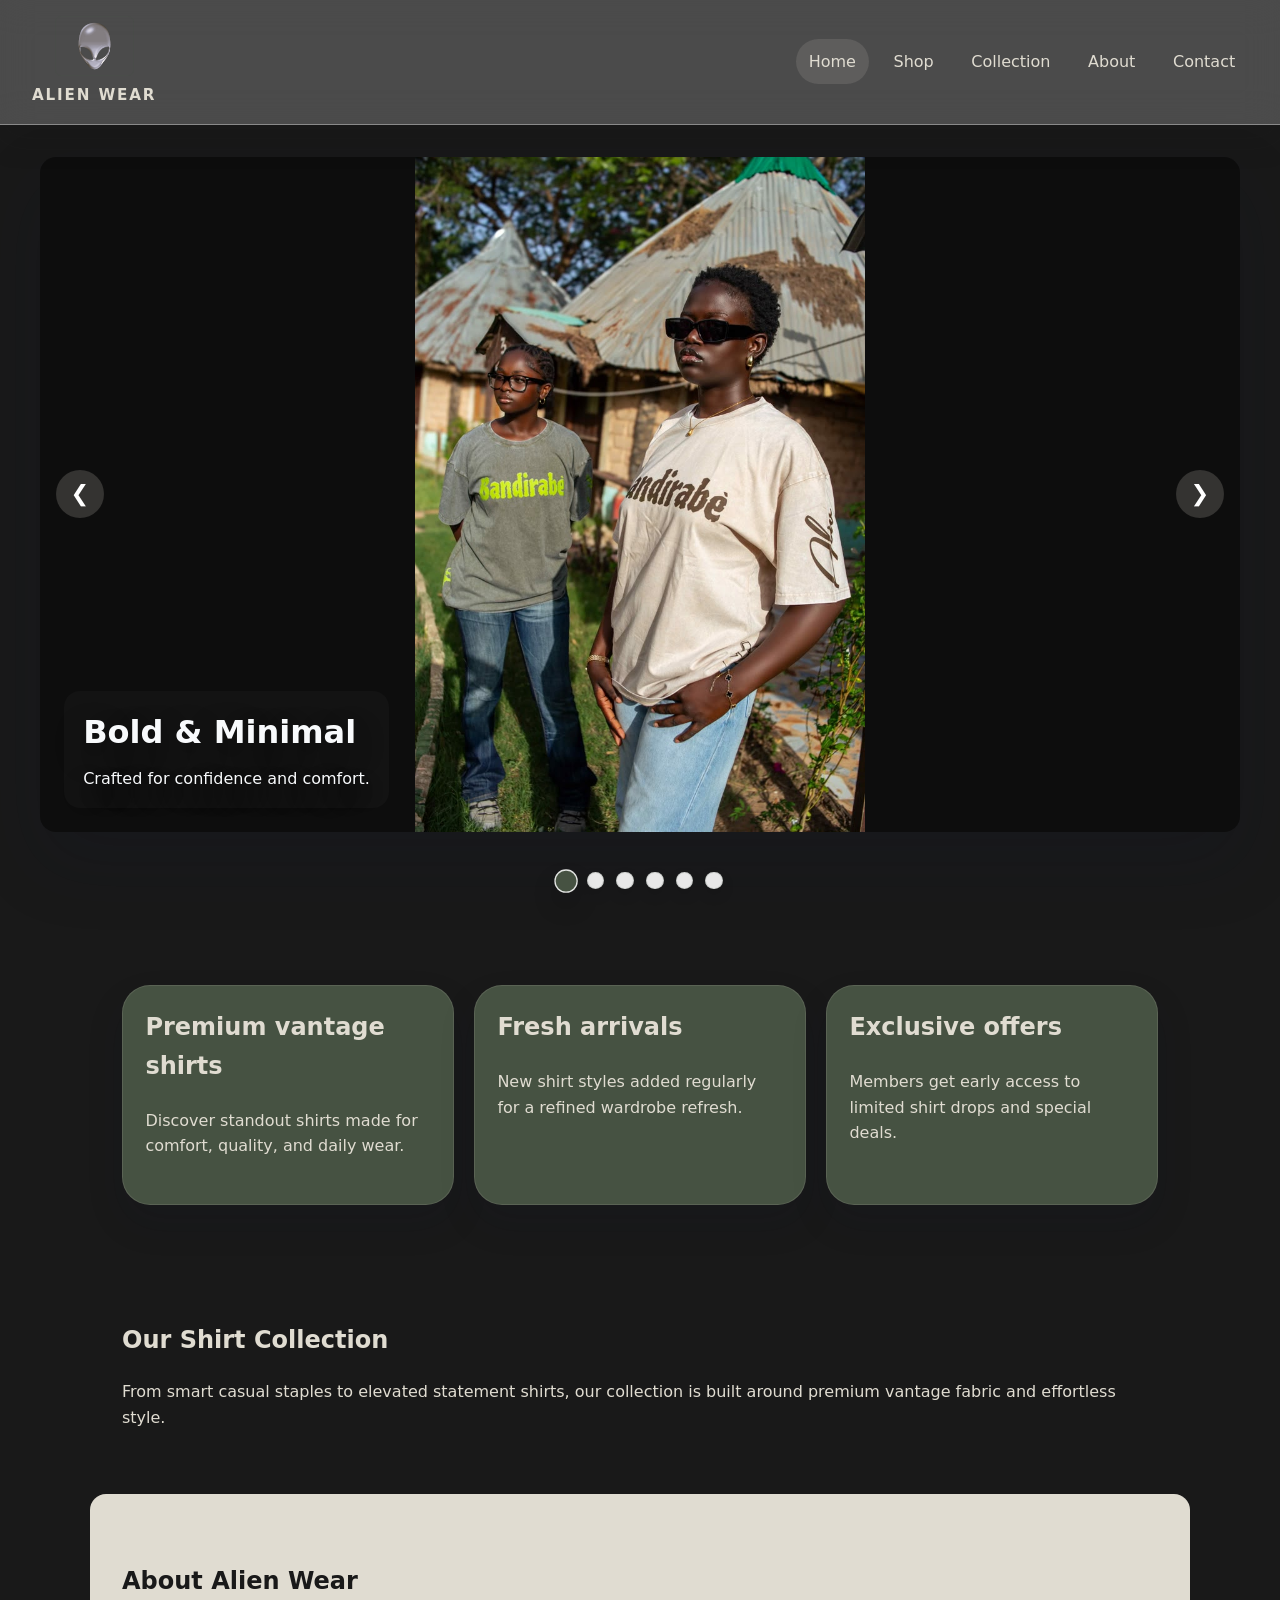
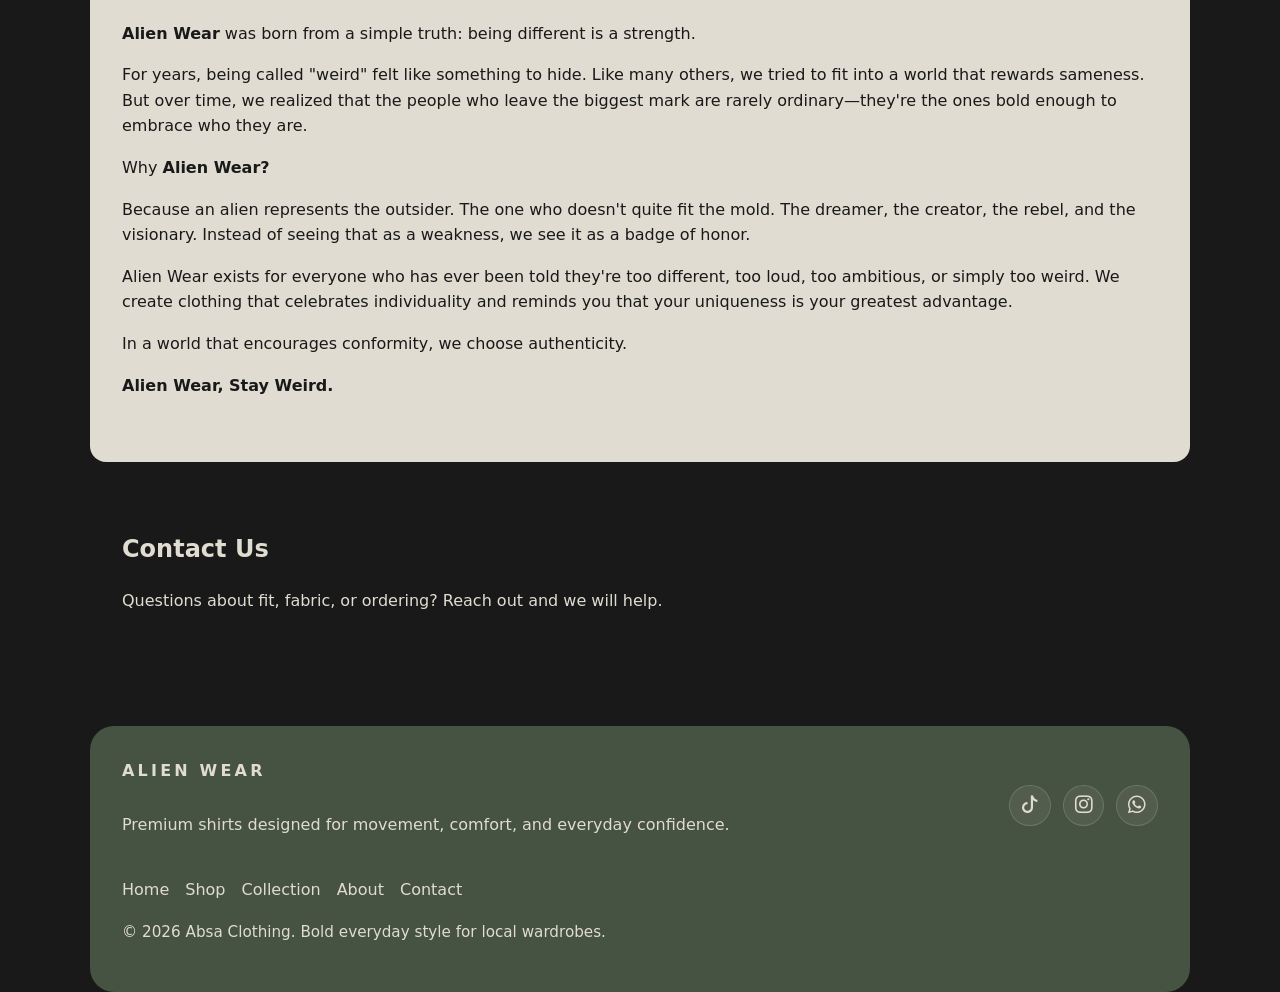
<file: index.html>
<!doctype html>
<html lang="en">
  <head>
    <meta charset="UTF-8" />
    <meta name="viewport" content="width=device-width, initial-scale=1.0" />
    <title>Absa Clothing</title>
    <link
      rel="stylesheet"
      href="https://cdn.jsdelivr.net/npm/bootstrap-icons@1.11.3/font/bootstrap-icons.min.css"
    />
    <link rel="stylesheet" href="style.css" />
  </head>
  <body>
    <header class="site-header">
      <button
        class="nav-toggle"
        type="button"
        aria-expanded="false"
        aria-label="Toggle navigation"
      >
        <span></span>
        <span></span>
        <span></span>
      </button>
      <a href="index.html" class="brand">
        <img src="New folder/Unoriginal logo 2.png" alt="Alien Wear logo" />
        <span class="brand-text">Alien Wear</span>
      </a>
      <nav class="main-nav">
        <a href="index.html" class="active">Home</a>
        <a href="shop.html">Shop</a>
        <a href="collection.html">Collection</a>
        <a href="about.html">About</a>
        <a href="contact.html">Contact</a>
      </nav>
    </header>

    <main>
      <section id="home" class="hero">
        <div class="slideshow-container">
          <div class="slide fade">
            <img
              src="New folder/WhatsApp Image 2026-07-08 at 7.24.47 PM.jpeg"
              alt="Urban Style"
            />
            <div class="slide-caption">
              <h2>Bold & Minimal</h2>
              <p>Crafted for confidence and comfort.</p>
            </div>
          </div>
          <div class="slide fade">
            <img
              src="New folder/WhatsApp Image 2026-07-08 at 7.24.48 PM.jpeg"
              alt="Casual Wear"
            />
            <div class="slide-caption">
              <h2>Everyday shirts</h2>
              <p>Premium vantage comfort with a polished finish.</p>
            </div>
          </div>
          <div class="slide fade">
            <img
              src="New folder/WhatsApp Image 2026-07-08 at 7.24.51 PM.jpeg"
              alt="Streetwear"
            />
            <div class="slide-caption">
              <h2>Smart shirt styling</h2>
              <p>Stand out with refined details and clean lines.</p>
            </div>
          </div>
          <div class="slide fade">
            <img
              src="New folder/WhatsApp Image 2026-07-08 at 7.24.55 PM.jpeg"
              alt="Minimal Collection"
            />
            <div class="slide-caption">
              <h2>Minimal shirts</h2>
              <p>Clean lines and premium vantage fits.</p>
            </div>
          </div>
          <div class="slide fade">
            <img
              src="New folder/WhatsApp Image 2026-07-08 at 7.25.10 PM.jpeg"
              alt="Active Looks"
            />
            <div class="slide-caption">
              <h2>Comfort-first shirts</h2>
              <p>Designed to move with you all day.</p>
            </div>
          </div>
          <div class="slide fade">
            <img
              src="New folder/WhatsApp Image 2026-07-08 at 7.25.09 PM (2).jpeg"
              alt="Limited Edition"
            />
            <div class="slide-caption">
              <h2>Limited edition</h2>
              <p>Exclusive drops for standout shirt collections.</p>
            </div>
          </div>

          <a class="prev">&#10094;</a>
          <a class="next">&#10095;</a>
        </div>

        <div class="slide-dots">
          <span class="dot active" data-slide="1"></span>
          <span class="dot" data-slide="2"></span>
          <span class="dot" data-slide="3"></span>
          <span class="dot" data-slide="4"></span>
          <span class="dot" data-slide="5"></span>
          <span class="dot" data-slide="6"></span>
        </div>
      </section>

      <section id="shop" class="section feature-grid">
        <article>
          <h2>Premium vantage shirts</h2>
          <p>
            Discover standout shirts made for comfort, quality, and daily wear.
          </p>
        </article>
        <article>
          <h2>Fresh arrivals</h2>
          <p>
            New shirt styles added regularly for a refined wardrobe refresh.
          </p>
        </article>
        <article>
          <h2>Exclusive offers</h2>
          <p>
            Members get early access to limited shirt drops and special deals.
          </p>
        </article>
      </section>

      <section id="collection" class="section">
        <h2>Our Shirt Collection</h2>
        <p>
          From smart casual staples to elevated statement shirts, our collection
          is built around premium vantage fabric and effortless style.
        </p>
      </section>

      <section id="about" class="section alternate">
        <h2>About Alien Wear</h2>
        <p>
          <b>Alien Wear</b> was born from a simple truth: being different is a
          strength.
        </p>
        <p>
          For years, being called "weird" felt like something to hide. Like many
          others, we tried to fit into a world that rewards sameness. But over
          time, we realized that the people who leave the biggest mark are
          rarely ordinary—they're the ones bold enough to embrace who they are.
        </p>
        <p>Why <b>Alien Wear?</b></p>
        <p>
          Because an alien represents the outsider. The one who doesn't quite
          fit the mold. The dreamer, the creator, the rebel, and the visionary.
          Instead of seeing that as a weakness, we see it as a badge of honor.
        </p>
        <p>
          Alien Wear exists for everyone who has ever been told they're too
          different, too loud, too ambitious, or simply too weird. We create
          clothing that celebrates individuality and reminds you that your
          uniqueness is your greatest advantage.
        </p>
        <p>In a world that encourages conformity, we choose authenticity.</p>
        <p><b>Alien Wear, Stay Weird.</b></p>
      </section>

      <section id="contact" class="section">
        <h2>Contact Us</h2>
        <p>
          Questions about fit, fabric, or ordering? Reach out and we will help.
        </p>
      </section>
    </main>

    <footer class="site-footer">
      <div class="site-footer-row">
        <div class="site-footer-inner">
          <p class="footer-brand">Alien Wear</p>
          <p>
            Premium shirts designed for movement, comfort, and everyday
            confidence.
          </p>
        </div>

        <div class="footer-socials" aria-label="Social media links">
          <a href="#" class="social-link" aria-label="TikTok">
            <i class="bi bi-tiktok"></i>
          </a>
          <a href="#" class="social-link" aria-label="Instagram">
            <i class="bi bi-instagram"></i>
          </a>
          <a href="#" class="social-link" aria-label="WhatsApp">
            <i class="bi bi-whatsapp"></i>
          </a>
        </div>
      </div>

      <div class="footer-links">
        <a href="index.html">Home</a>
        <a href="shop.html">Shop</a>
        <a href="collection.html">Collection</a>
        <a href="about.html">About</a>
        <a href="contact.html">Contact</a>
      </div>
      <p class="footer-note">
        &copy; 2026 Absa Clothing. Bold everyday style for local wardrobes.
      </p>
    </footer>

    <script src="script.js"></script>
  </body>
</html>
</file>
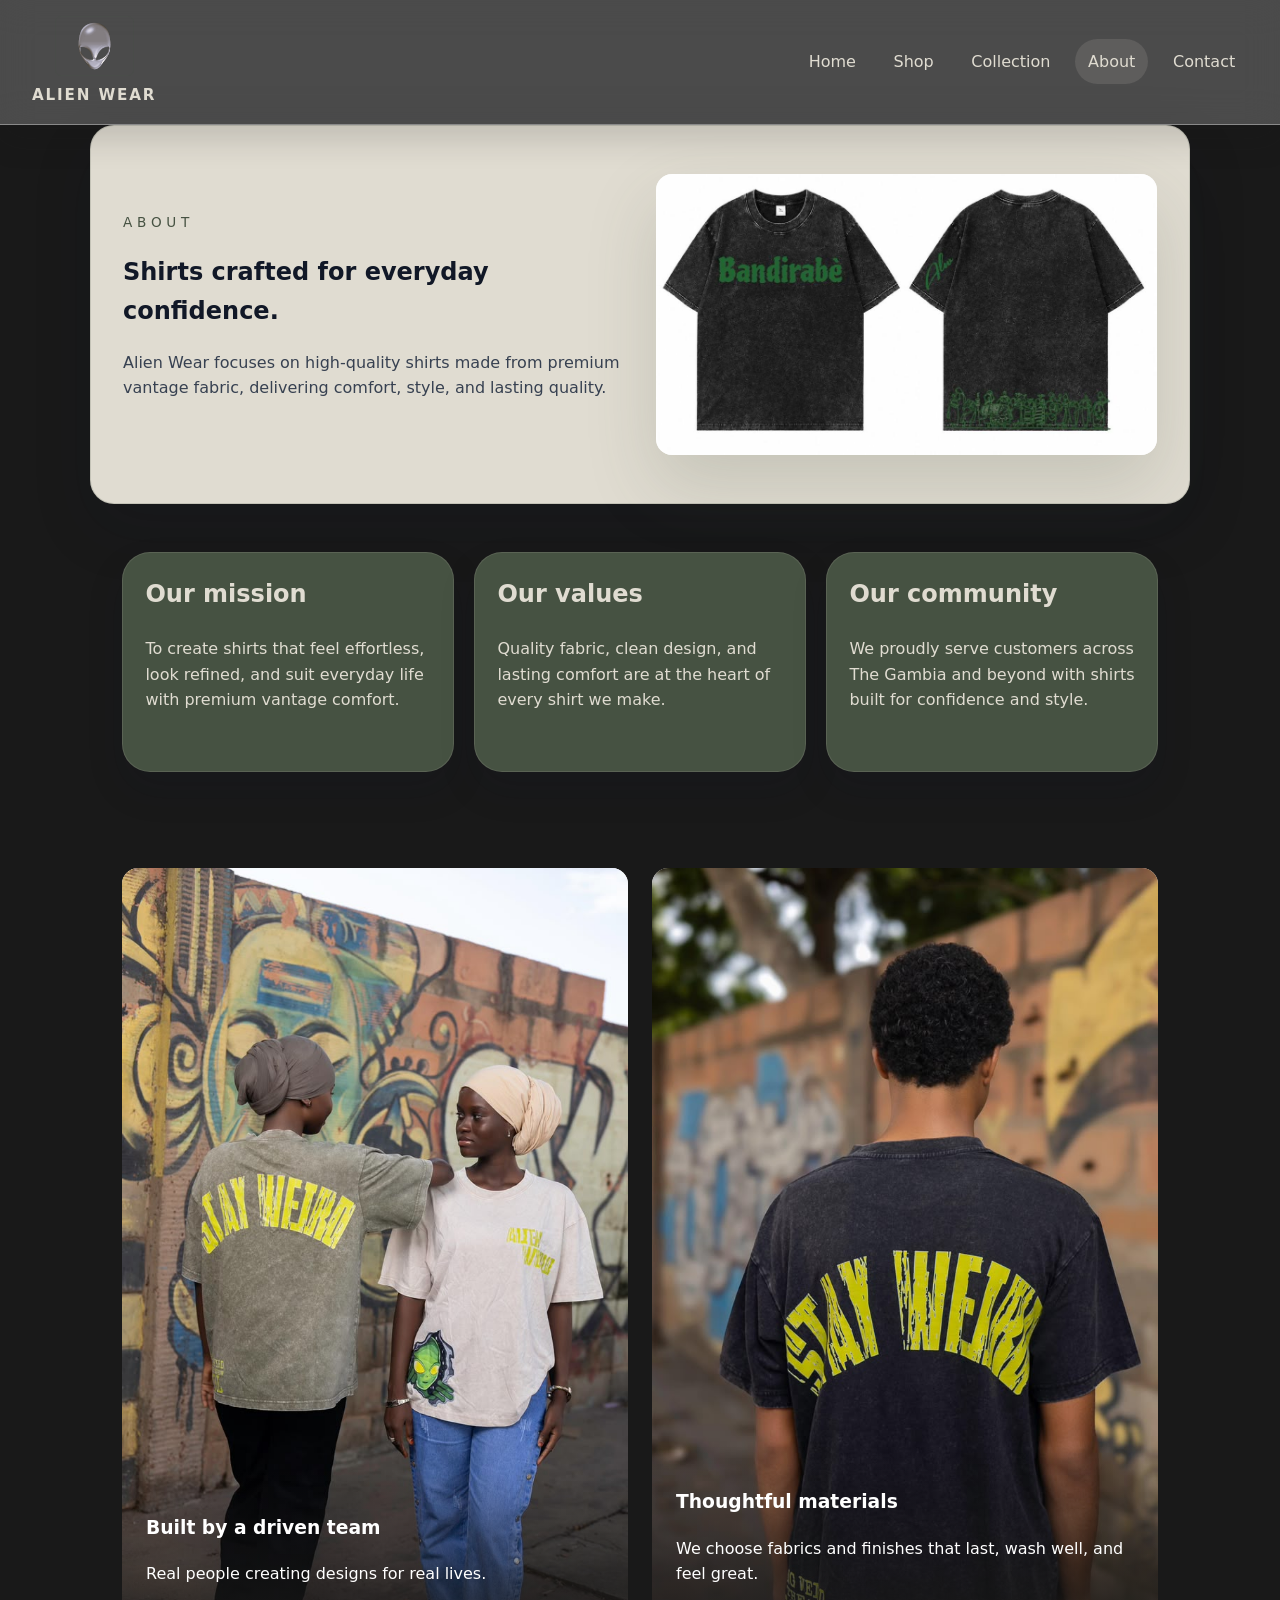
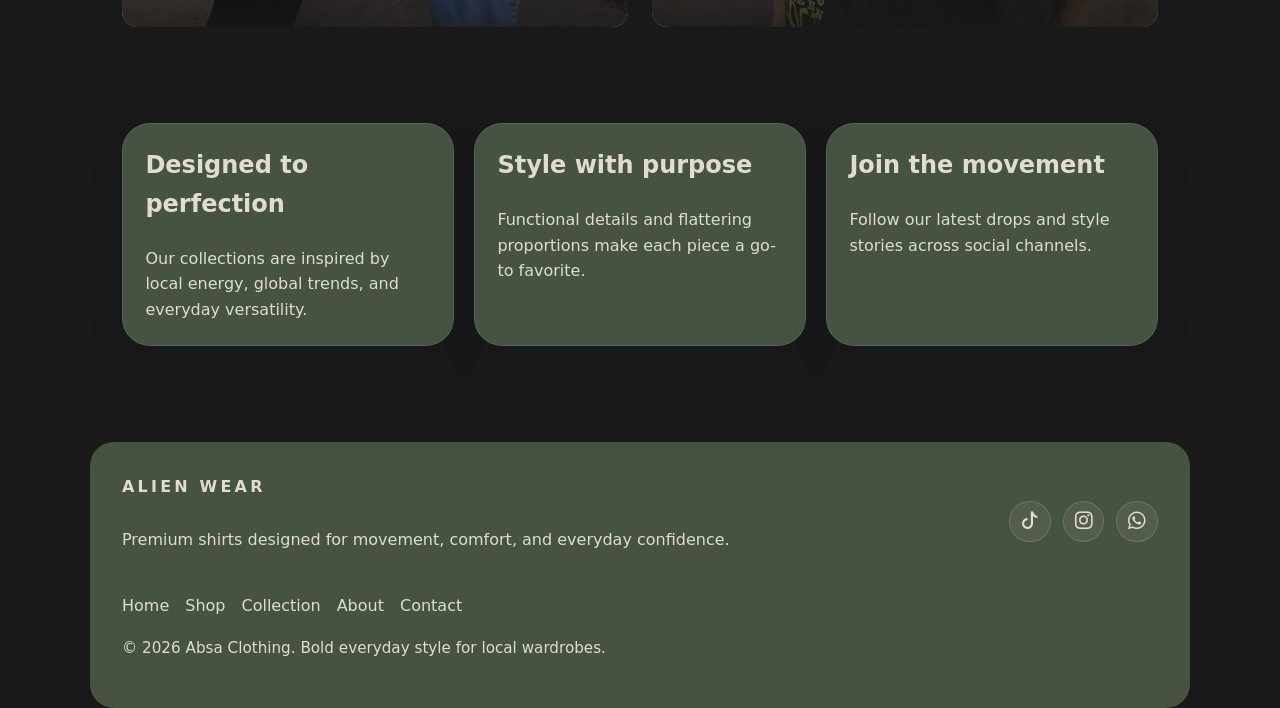
<file: about.html>
<!doctype html>
<html lang="en">
  <head>
    <meta charset="UTF-8" />
    <meta name="viewport" content="width=device-width, initial-scale=1.0" />
    <title>About | Absa Clothing</title>
    <link
      rel="stylesheet"
      href="https://cdn.jsdelivr.net/npm/bootstrap-icons@1.11.3/font/bootstrap-icons.min.css"
    />
    <link rel="stylesheet" href="style.css" />
  </head>
  <body>
    <header class="site-header">
      <button
        class="nav-toggle"
        type="button"
        aria-expanded="false"
        aria-label="Toggle navigation"
      >
        <span></span>
        <span></span>
        <span></span>
      </button>
      <a href="index.html" class="brand">
        <img src="New folder/Unoriginal logo 2.png" alt="Alien Wear logo" />
        <span class="brand-text">Alien Wear</span>
      </a>
      <nav class="main-nav">
        <a href="index.html">Home</a>
        <a href="shop.html">Shop</a>
        <a href="collection.html">Collection</a>
        <a href="about.html" class="active">About</a>
        <a href="contact.html">Contact</a>
      </nav>
    </header>

    <main>
      <section class="hero-banner">
        <div class="hero-copy">
          <p class="eyebrow">About</p>
          <h2>Shirts crafted for everyday confidence.</h2>
          <p>
            Alien Wear focuses on high-quality shirts made from premium vantage
            fabric, delivering comfort, style, and lasting quality.
          </p>
        </div>
        <img
          src="New folder/WhatsApp Image 2026-08-05 at 8.52.21 PM.jpeg"
          alt="About Alien Wear"
        />
      </section>

      <section class="section">
        <div class="feature-grid">
          <article>
            <h2>Our mission</h2>
            <p>
              To create shirts that feel effortless, look refined, and suit
              everyday life with premium vantage comfort.
            </p>
          </article>
          <article>
            <h2>Our values</h2>
            <p>
              Quality fabric, clean design, and lasting comfort are at the heart
              of every shirt we make.
            </p>
          </article>
          <article>
            <h2>Our community</h2>
            <p>
              We proudly serve customers across The Gambia and beyond with
              shirts built for confidence and style.
            </p>
          </article>
        </div>
      </section>

      <section class="section image-grid">
        <article class="image-card">
          <img
            src="New folder/WhatsApp Image 2026-07-08 at 7.25.10 PM.jpeg"
            alt="Team Story"
          />
          <div>
            <h3>Built by a driven team</h3>
            <p>Real people creating designs for real lives.</p>
          </div>
        </article>
        <article class="image-card">
          <img
            src="New folder/WhatsApp Image 2026-07-08 at 7.24.56 PM (1).jpeg"
            alt="Sustainable Choices"
          />
          <div>
            <h3>Thoughtful materials</h3>
            <p>
              We choose fabrics and finishes that last, wash well, and feel
              great.
            </p>
          </div>
        </article>
      </section>

      <section class="section feature-grid">
        <article>
          <h2>Designed to perfection</h2>
          <p>
            Our collections are inspired by local energy, global trends, and
            everyday versatility.
          </p>
        </article>
        <article>
          <h2>Style with purpose</h2>
          <p>
            Functional details and flattering proportions make each piece a
            go-to favorite.
          </p>
        </article>
        <article>
          <h2>Join the movement</h2>
          <p>
            Follow our latest drops and style stories across social channels.
          </p>
        </article>
      </section>
    </main>

    <footer class="site-footer">
      <div class="site-footer-row">
        <div class="site-footer-inner">
          <p class="footer-brand">Alien Wear</p>
          <p>
            Premium shirts designed for movement, comfort, and everyday
            confidence.
          </p>
        </div>

        <div class="footer-socials" aria-label="Social media links">
          <a href="#" class="social-link" aria-label="TikTok">
            <i class="bi bi-tiktok"></i>
          </a>
          <a href="#" class="social-link" aria-label="Instagram">
            <i class="bi bi-instagram"></i>
          </a>
          <a href="#" class="social-link" aria-label="WhatsApp">
            <i class="bi bi-whatsapp"></i>
          </a>
        </div>
      </div>

      <div class="footer-links">
        <a href="index.html">Home</a>
        <a href="shop.html">Shop</a>
        <a href="collection.html">Collection</a>
        <a href="about.html">About</a>
        <a href="contact.html">Contact</a>
      </div>
      <p class="footer-note">
        &copy; 2026 Absa Clothing. Bold everyday style for local wardrobes.
      </p>
    </footer>
    <script src="script.js"></script>
  </body>
</html>
</file>
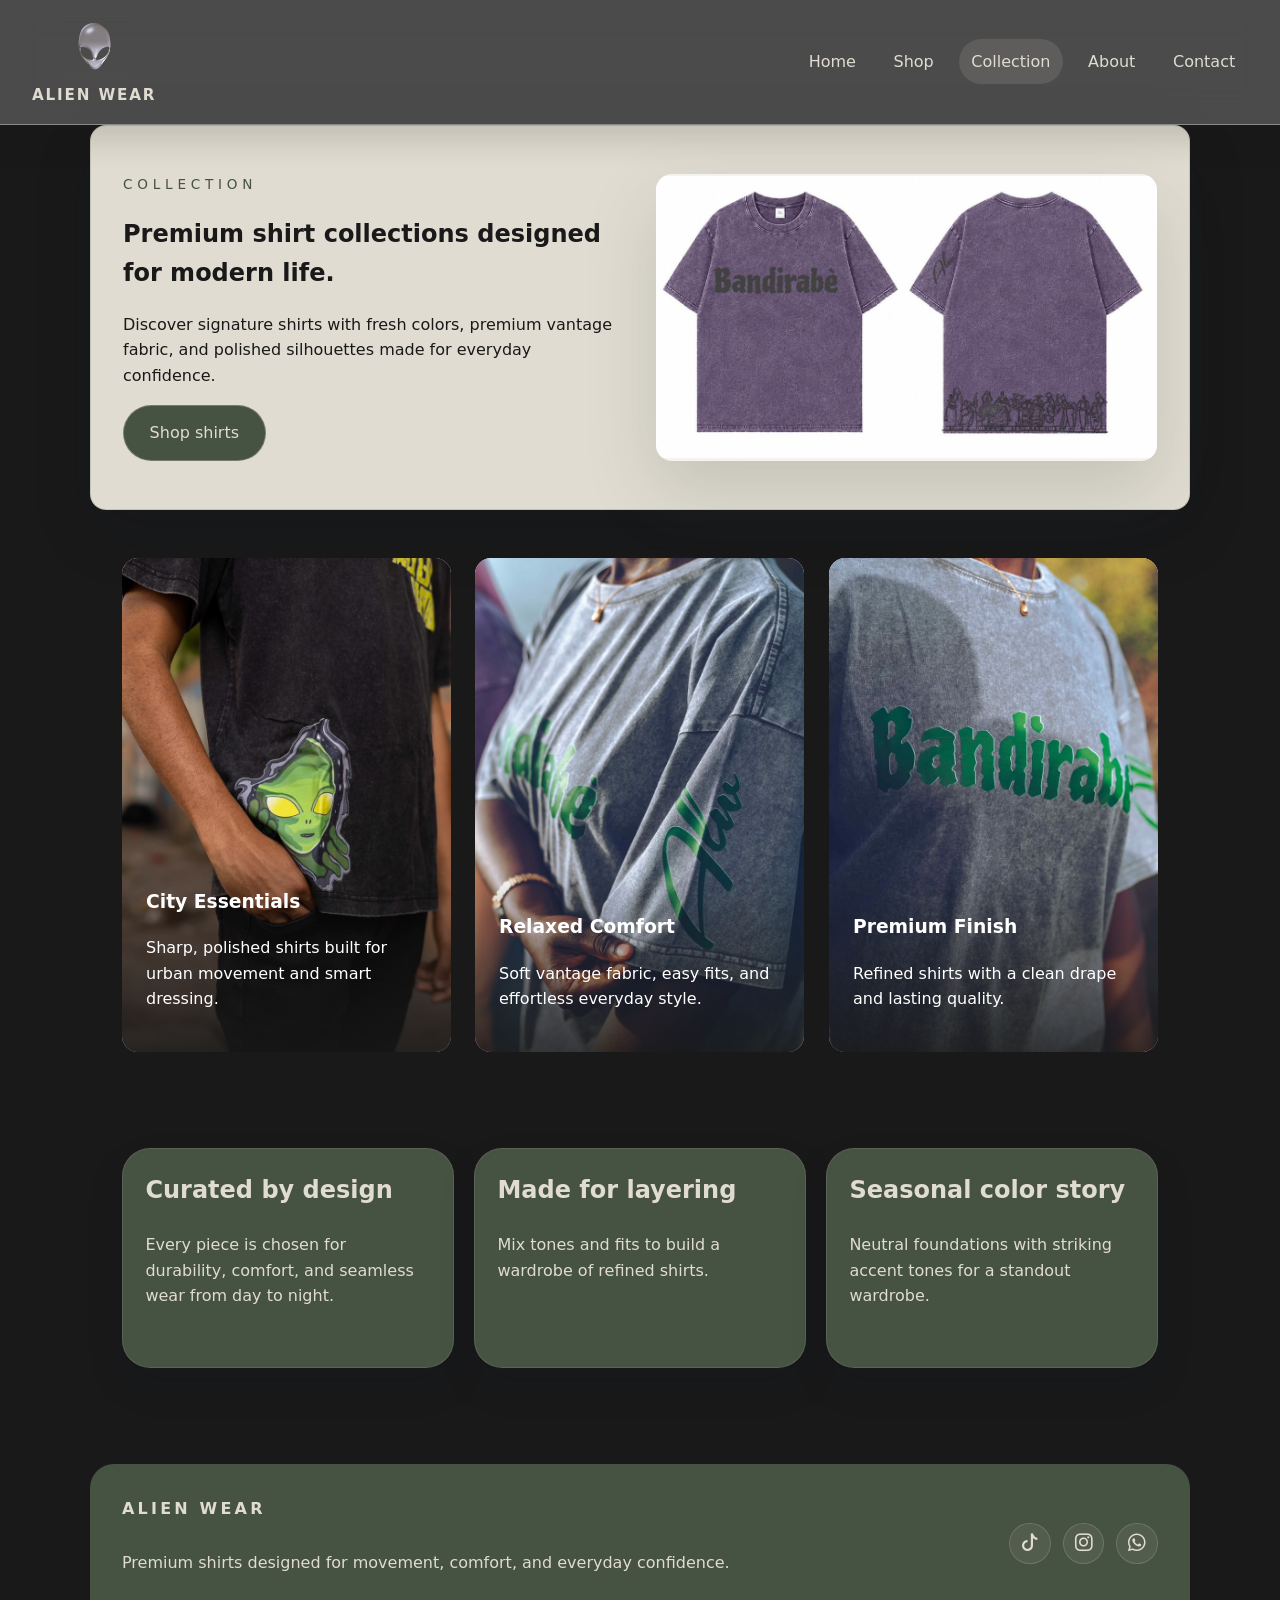
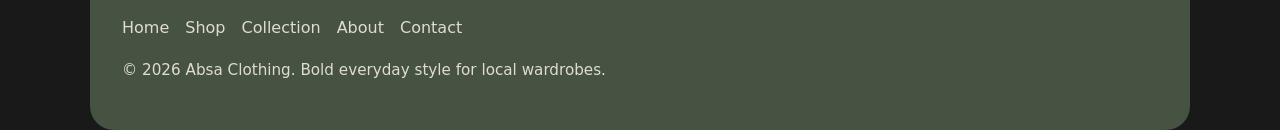
<file: collection.html>
<!doctype html>
<html lang="en">
  <head>
    <meta charset="UTF-8" />
    <meta name="viewport" content="width=device-width, initial-scale=1.0" />
    <title>Collection | Absa Clothing</title>
    <link
      rel="stylesheet"
      href="https://cdn.jsdelivr.net/npm/bootstrap-icons@1.11.3/font/bootstrap-icons.min.css"
    />
    <link rel="stylesheet" href="style.css" />
  </head>
  <body>
    <header class="site-header">
      <button
        class="nav-toggle"
        type="button"
        aria-expanded="false"
        aria-label="Toggle navigation"
      >
        <span></span>
        <span></span>
        <span></span>
      </button>
      <a href="index.html" class="brand">
        <img src="New folder/Unoriginal logo 2.png" alt="Alien Wear logo" />
        <span class="brand-text">Alien Wear</span>
      </a>
      <nav class="main-nav">
        <a href="index.html">Home</a>
        <a href="shop.html">Shop</a>
        <a href="collection.html" class="active">Collection</a>
        <a href="about.html">About</a>
        <a href="contact.html">Contact</a>
      </nav>
    </header>

    <main>
      <section class="hero-banner alternate">
        <div class="hero-copy">
          <p class="eyebrow">Collection</p>
          <h2>Premium shirt collections designed for modern life.</h2>
          <p>
            Discover signature shirts with fresh colors, premium vantage fabric,
            and polished silhouettes made for everyday confidence.
          </p>
          <a href="shop.html" class="button button-secondary">Shop shirts</a>
        </div>
        <img
          src="New folder/WhatsApp Image 2026-08-05 at 8.52.20 PM (1).jpeg"
          alt="Shirt collection highlights"
        />
      </section>

      <section class="section image-grid">
        <article class="image-card">
          <img
            src="New folder/WhatsApp Image 2026-07-08 at 7.25.00 PM.jpeg"
            alt="City Street Style"
          />
          <div>
            <h3>City Essentials</h3>
            <p>
              Sharp, polished shirts built for urban movement and smart
              dressing.
            </p>
          </div>
        </article>
        <article class="image-card">
          <img
            src="New folder/WhatsApp Image 2026-07-08 at 7.25.07 PM.jpeg"
            alt="Relaxed Comfort"
          />
          <div>
            <h3>Relaxed Comfort</h3>
            <p>
              Soft vantage fabric, easy fits, and effortless everyday style.
            </p>
          </div>
        </article>
        <article class="image-card">
          <img
            src="New folder/WhatsApp Image 2026-07-08 at 7.25.09 PM (2).jpeg"
            alt="Premium Finish"
          />
          <div>
            <h3>Premium Finish</h3>
            <p>Refined shirts with a clean drape and lasting quality.</p>
          </div>
        </article>
      </section>

      <section class="section feature-grid">
        <article>
          <h2>Curated by design</h2>
          <p>
            Every piece is chosen for durability, comfort, and seamless wear
            from day to night.
          </p>
        </article>
        <article>
          <h2>Made for layering</h2>
          <p>Mix tones and fits to build a wardrobe of refined shirts.</p>
        </article>
        <article>
          <h2>Seasonal color story</h2>
          <p>
            Neutral foundations with striking accent tones for a standout
            wardrobe.
          </p>
        </article>
      </section>
    </main>

    <footer class="site-footer">
      <div class="site-footer-row">
        <div class="site-footer-inner">
          <p class="footer-brand">Alien Wear</p>
          <p>
            Premium shirts designed for movement, comfort, and everyday
            confidence.
          </p>
        </div>

        <div class="footer-socials" aria-label="Social media links">
          <a href="#" class="social-link" aria-label="TikTok">
            <i class="bi bi-tiktok"></i>
          </a>
          <a href="#" class="social-link" aria-label="Instagram">
            <i class="bi bi-instagram"></i>
          </a>
          <a href="#" class="social-link" aria-label="WhatsApp">
            <i class="bi bi-whatsapp"></i>
          </a>
        </div>
      </div>

      <div class="footer-links">
        <a href="index.html">Home</a>
        <a href="shop.html">Shop</a>
        <a href="collection.html">Collection</a>
        <a href="about.html">About</a>
        <a href="contact.html">Contact</a>
      </div>
      <p class="footer-note">
        &copy; 2026 Absa Clothing. Bold everyday style for local wardrobes.
      </p>
    </footer>
    <script src="script.js"></script>
  </body>
</html>
</file>
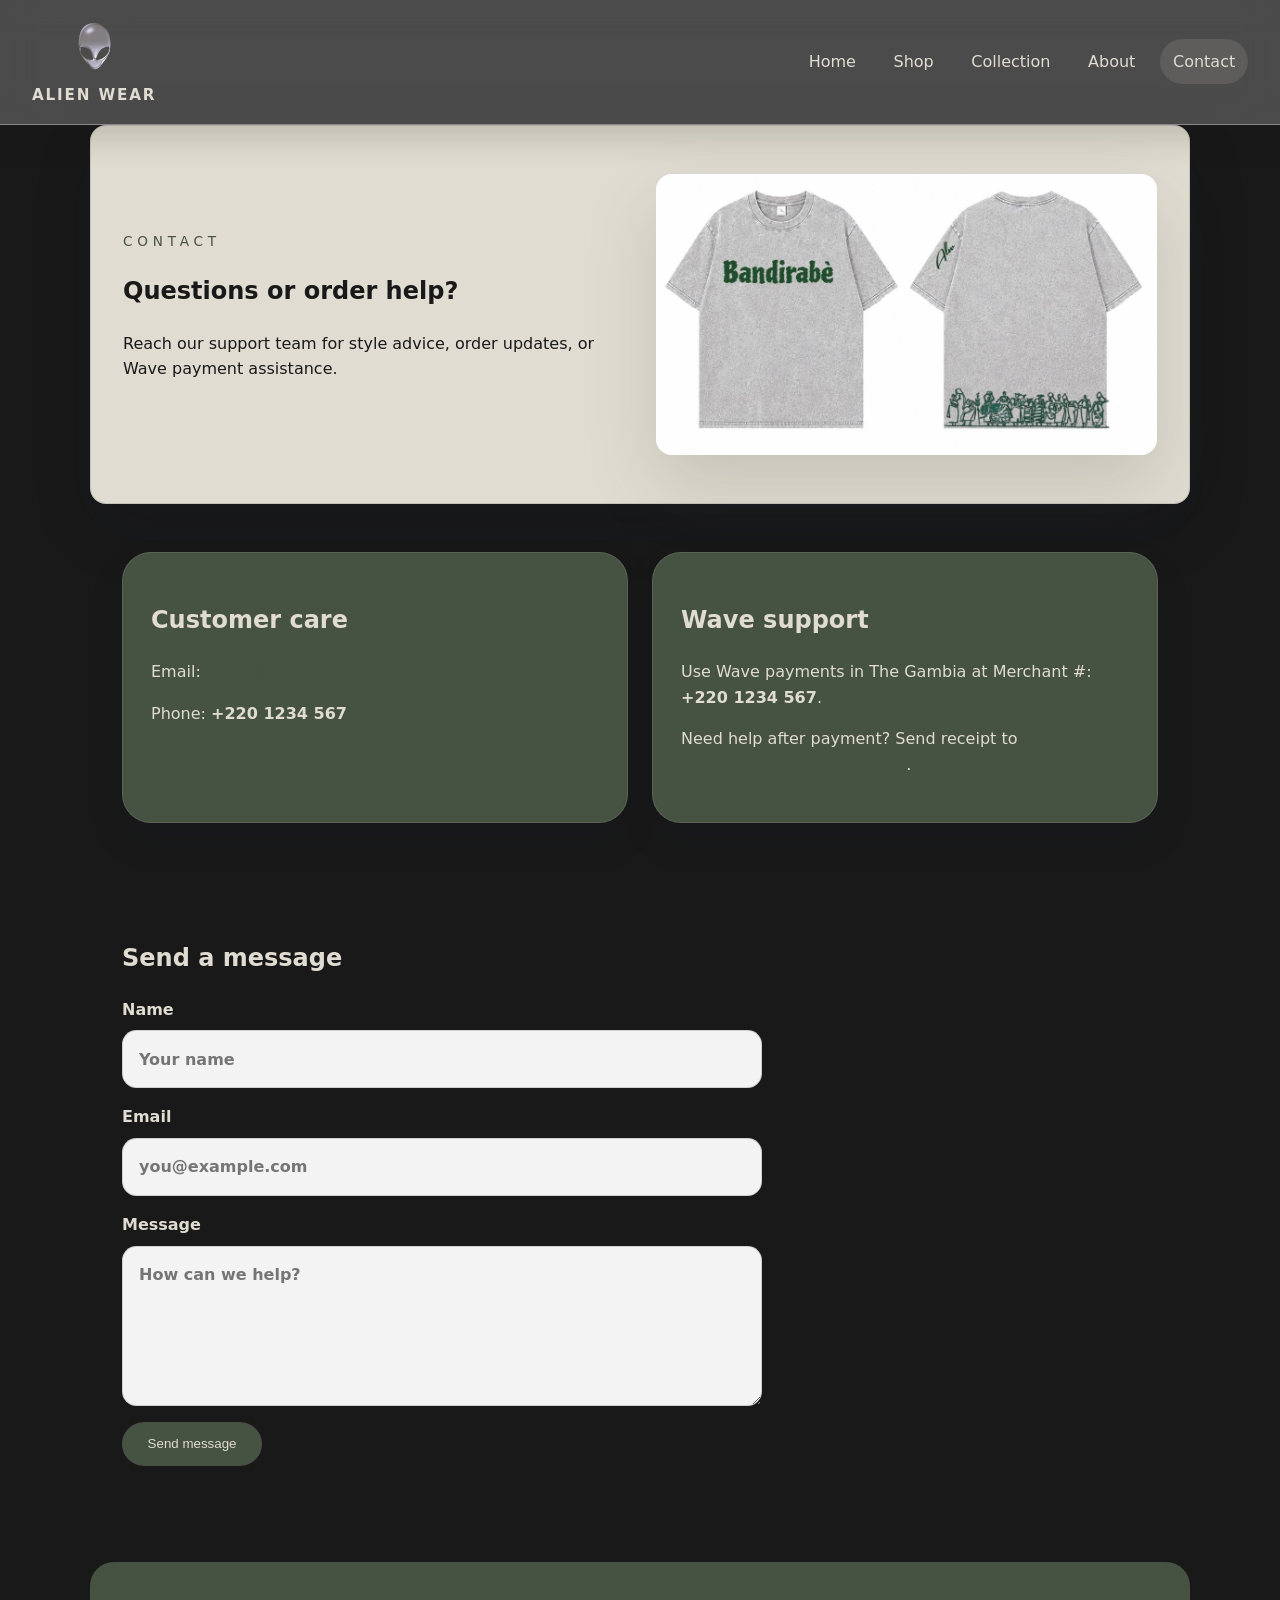
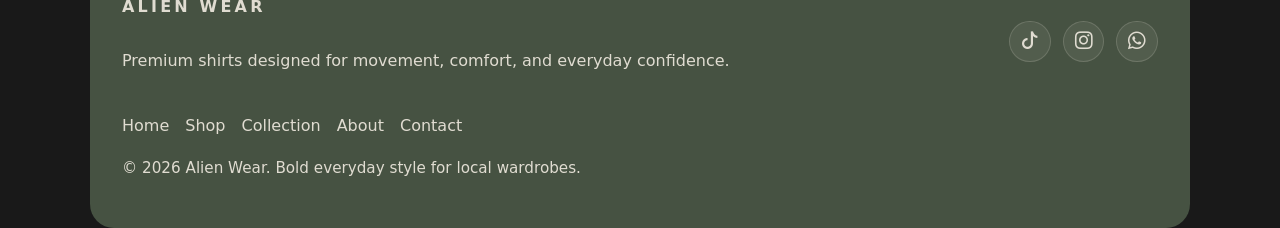
<file: contact.html>
<!doctype html>
<html lang="en">
  <head>
    <meta charset="UTF-8" />
    <meta name="viewport" content="width=device-width, initial-scale=1.0" />
    <title>Contact | Alien Wear</title>
    <link
      rel="stylesheet"
      href="https://cdn.jsdelivr.net/npm/bootstrap-icons@1.11.3/font/bootstrap-icons.min.css"
    />
    <link rel="stylesheet" href="style.css" />
  </head>
  <body>
    <header class="site-header">
      <button
        class="nav-toggle"
        type="button"
        aria-expanded="false"
        aria-label="Toggle navigation"
      >
        <span></span>
        <span></span>
        <span></span>
      </button>
      <a href="index.html" class="brand">
        <img src="New folder/Unoriginal logo 2.png" alt="Alien Wear logo" />
        <span class="brand-text">Alien Wear</span>
      </a>
      <nav class="main-nav">
        <a href="index.html">Home</a>
        <a href="shop.html">Shop</a>
        <a href="collection.html">Collection</a>
        <a href="about.html">About</a>
        <a href="contact.html" class="active">Contact</a>
      </nav>
    </header>

    <main>
      <section class="hero-banner alternate">
        <div class="hero-copy">
          <p class="eyebrow">Contact</p>
          <h2>Questions or order help?</h2>
          <p>
            Reach our support team for style advice, order updates, or Wave
            payment assistance.
          </p>
        </div>
        <img
          src="New folder/WhatsApp Image 2026-08-05 at 8.52.22 PM (1).jpeg"
          alt="Contact support"
        />
      </section>

      <section class="section contact-grid">
        <div class="contact-card">
          <h2>Customer care</h2>
          <p>
            Email:
            <a href="mailto:hello@yourdomain.com">hello@yourdomain.com</a>
          </p>
          <p>Phone: <strong>+220 1234 567</strong></p>
        </div>
        <div class="contact-card">
          <h2>Wave support</h2>
          <p>
            Use Wave payments in The Gambia at Merchant #:
            <strong>+220 1234 567</strong>.
          </p>
          <p>
            Need help after payment? Send receipt to
            <a href="mailto:orders@yourdomain.com">orders@yourdomain.com</a>.
          </p>
        </div>
      </section>

      <section class="section">
        <h2>Send a message</h2>
        <form
          class="contact-form"
          action="https://formspree.io/f/your-form-id"
          method="POST"
          data-mailto="hello@yourdomain.com"
        >
          <label>
            Name
            <input type="text" name="name" placeholder="Your name" required />
          </label>
          <label>
            Email
            <input
              type="email"
              name="email"
              placeholder="you@example.com"
              required
            />
          </label>
          <label>
            Message
            <textarea
              name="message"
              rows="5"
              placeholder="How can we help?"
              required
            ></textarea>
          </label>
          <input
            type="hidden"
            name="_subject"
            value="New message from Alien Wear website"
          />
          <button type="submit" class="button">Send message</button>
        </form>
      </section>
    </main>

    <footer class="site-footer">
      <div class="site-footer-row">
        <div class="site-footer-inner">
          <p class="footer-brand">Alien Wear</p>
          <p>
            Premium shirts designed for movement, comfort, and everyday
            confidence.
          </p>
        </div>

        <div class="footer-socials" aria-label="Social media links">
          <a href="#" class="social-link" aria-label="TikTok">
            <i class="bi bi-tiktok"></i>
          </a>
          <a href="#" class="social-link" aria-label="Instagram">
            <i class="bi bi-instagram"></i>
          </a>
          <a href="#" class="social-link" aria-label="WhatsApp">
            <i class="bi bi-whatsapp"></i>
          </a>
        </div>
      </div>

      <div class="footer-links">
        <a href="index.html">Home</a>
        <a href="shop.html">Shop</a>
        <a href="collection.html">Collection</a>
        <a href="about.html">About</a>
        <a href="contact.html">Contact</a>
      </div>
      <p class="footer-note">
        &copy; 2026 Alien Wear. Bold everyday style for local wardrobes.
      </p>
    </footer>
    <script src="script.js"></script>
  </body>
</html>
</file>
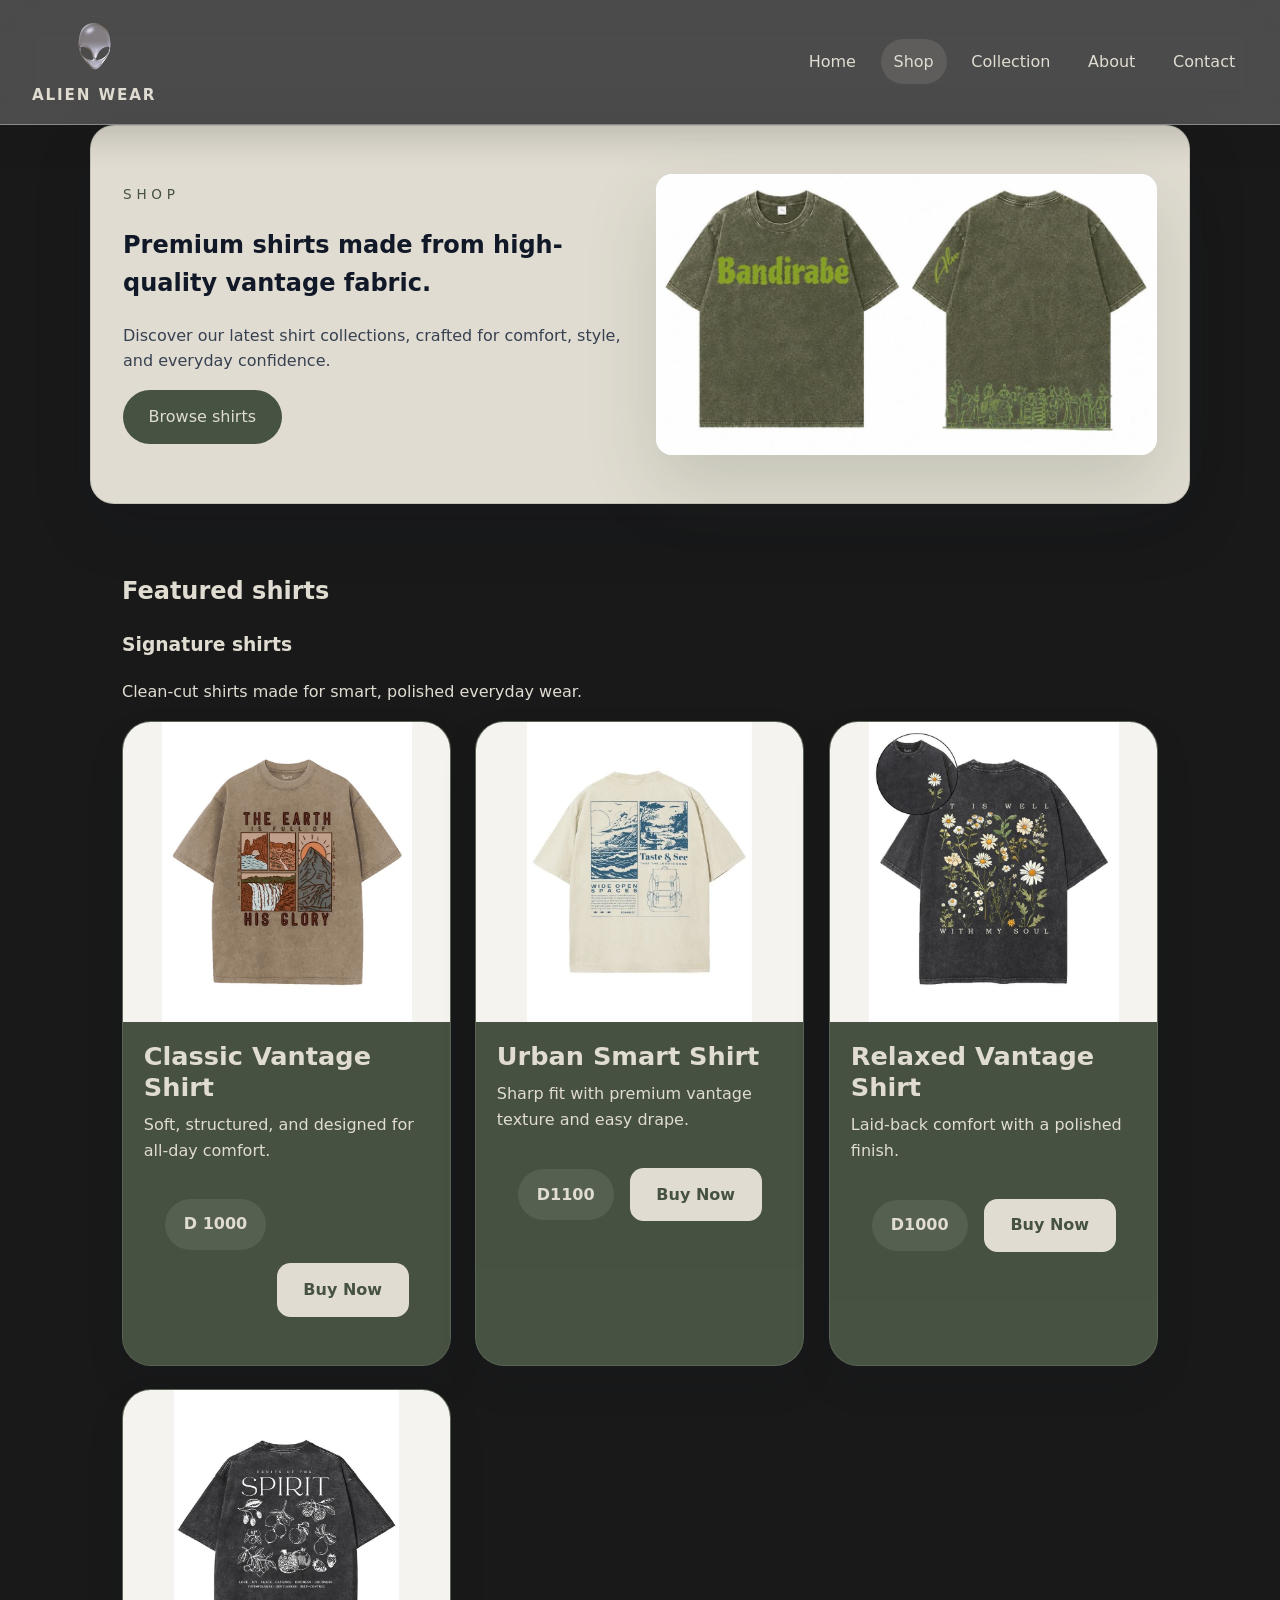
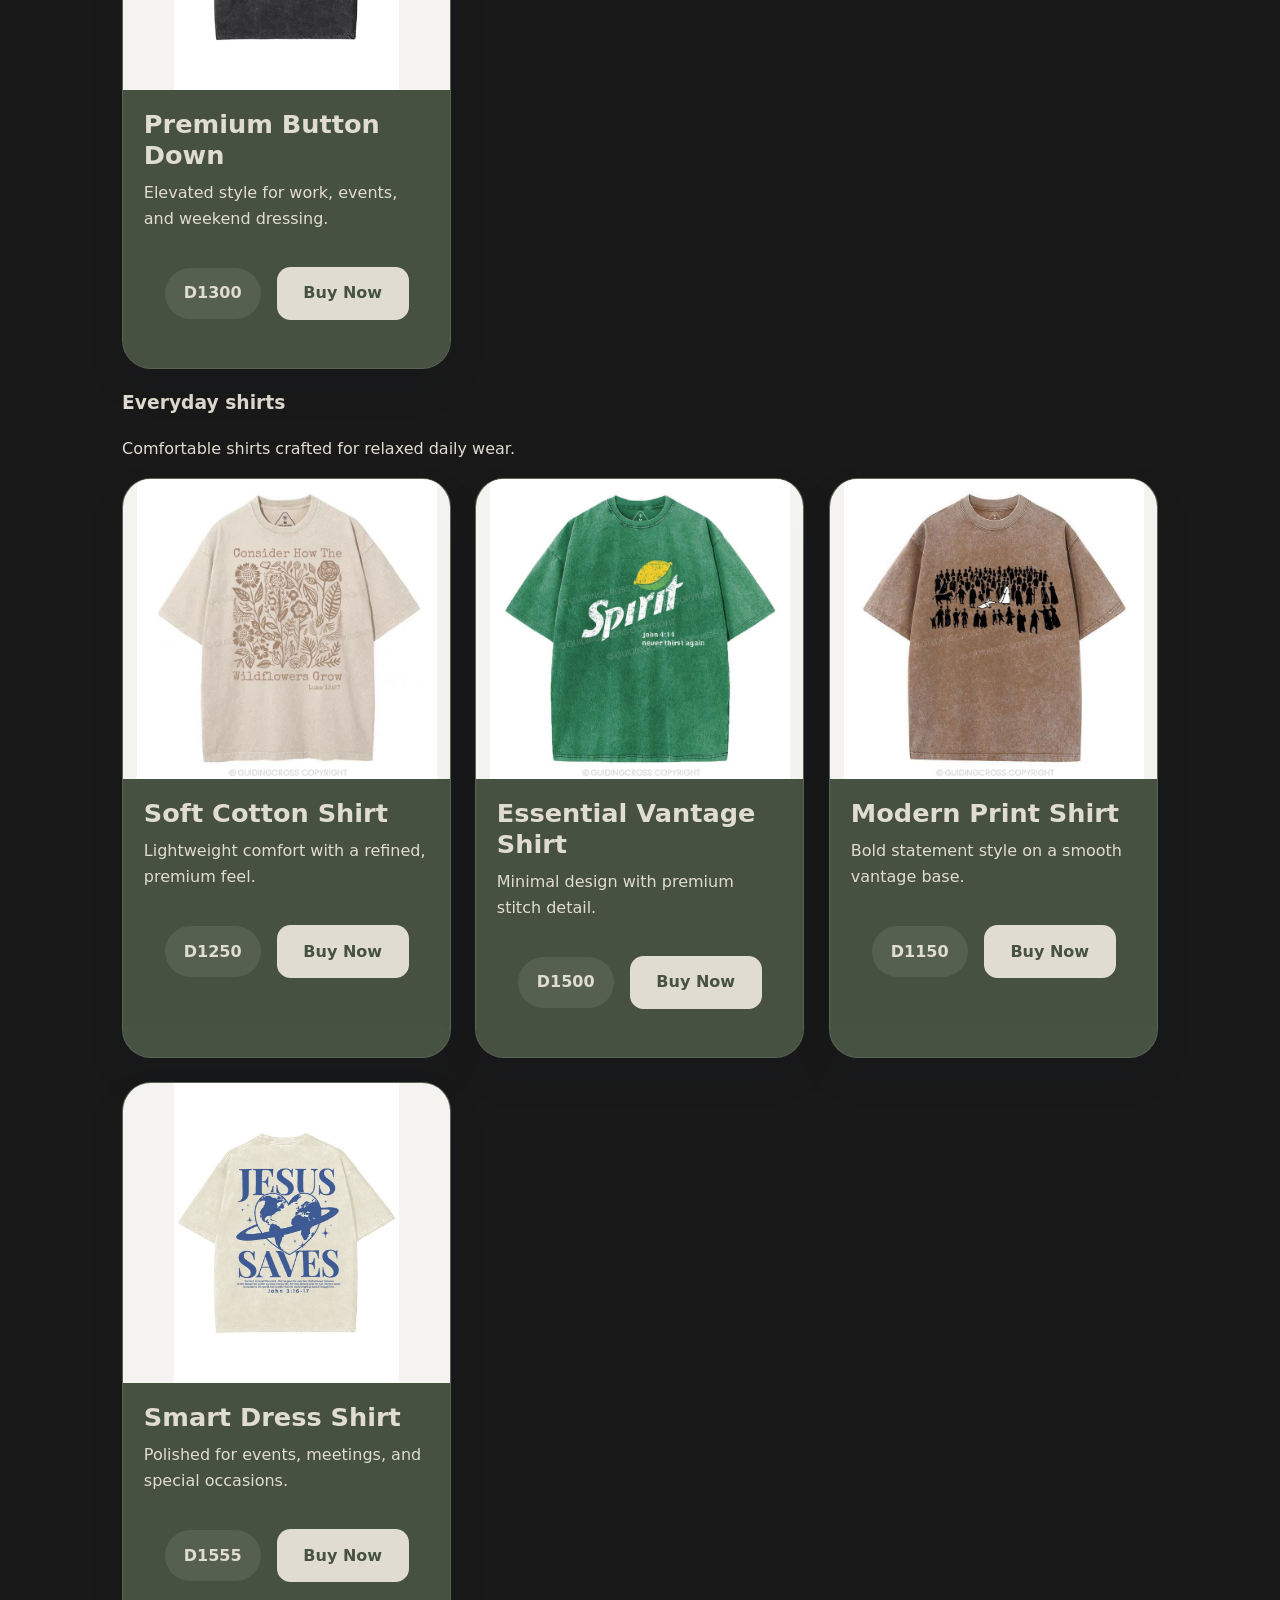
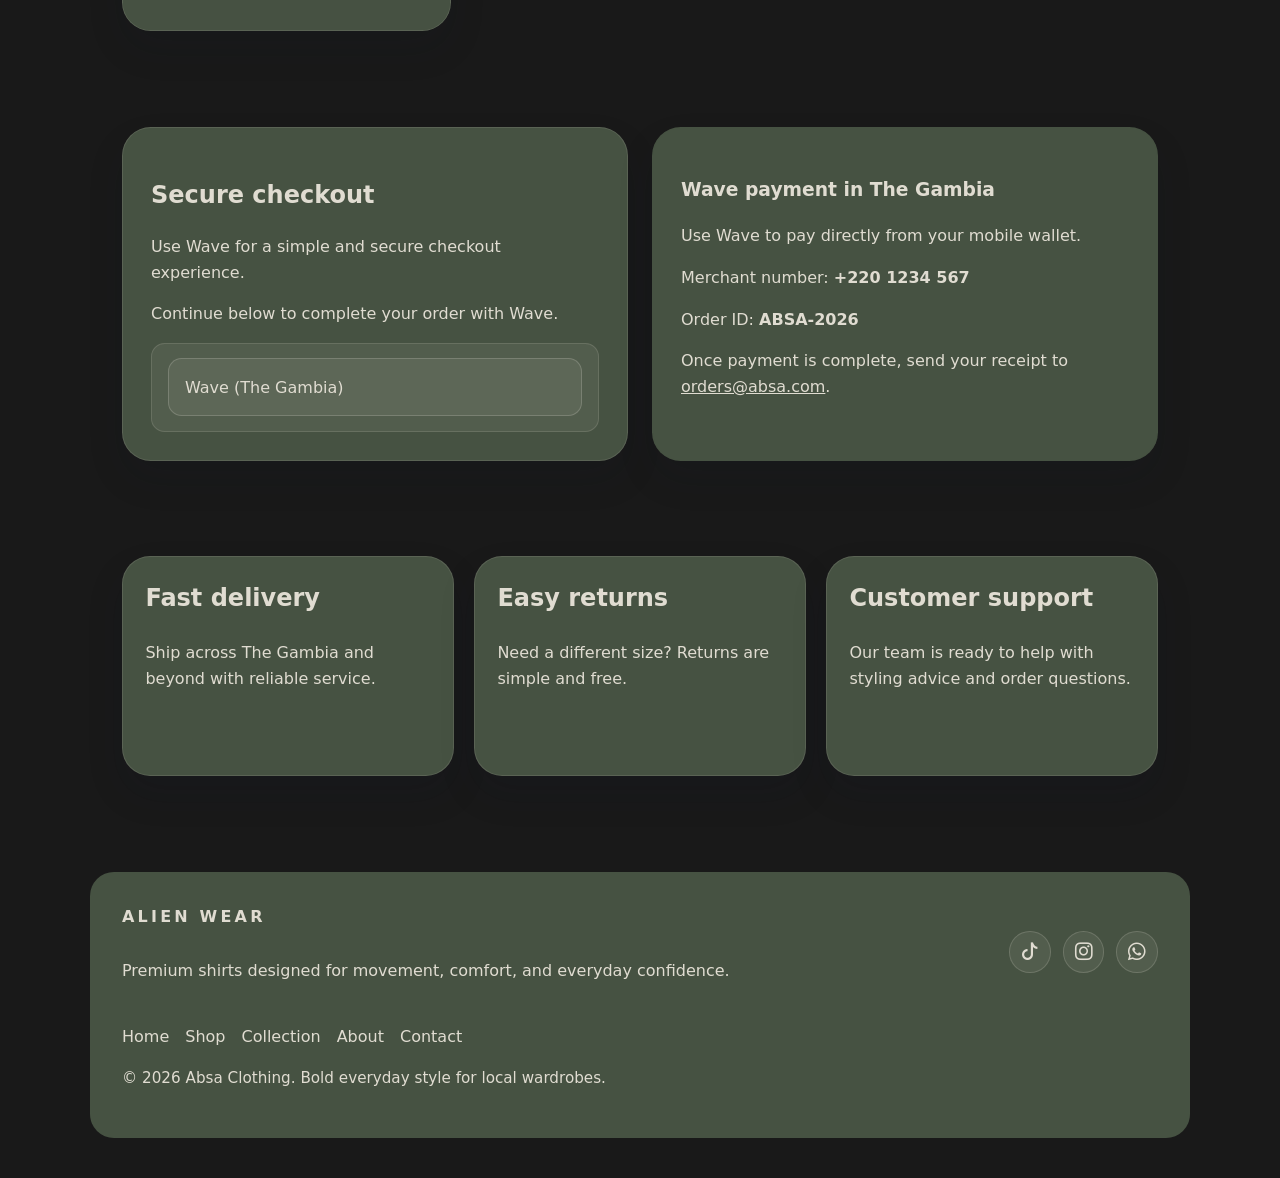
<file: shop.html>
<!doctype html>
<html lang="en">
  <head>
    <meta charset="UTF-8" />
    <meta name="viewport" content="width=device-width, initial-scale=1.0" />
    <title>Shop | Absa Clothing</title>
    <link rel="stylesheet" href="https://cdn.jsdelivr.net/npm/bootstrap-icons@1.11.3/font/bootstrap-icons.min.css" />
    <link rel="stylesheet" href="style.css" />
  </head>
  <body>
    <header class="site-header">
      <button class="nav-toggle" type="button" aria-expanded="false" aria-label="Toggle navigation">
        <span></span>
        <span></span>
        <span></span>
      </button>
      <a href="index.html" class="brand">
        <img
          src="New folder/Unoriginal logo 2.png"
          alt="Alien Wear logo"
        />
        <span class="brand-text">Alien Wear</span>
      </a>
      <nav class="main-nav">
        <a href="index.html">Home</a>
        <a href="shop.html" class="active">Shop</a>
        <a href="collection.html">Collection</a>
        <a href="about.html">About</a>
        <a href="contact.html">Contact</a>
      </nav>
    </header>

    <main>
      <section class="hero-banner">
        <div class="hero-copy">
          <p class="eyebrow">Shop</p>
          <h2>Premium shirts made from high-quality vantage fabric.</h2>
          <p>
            Discover our latest shirt collections, crafted for comfort, style,
            and everyday confidence.
          </p>
          <a href="#products" class="button">Browse shirts</a>
        </div>
        <img
          src="New folder/WhatsApp Image 2026-08-05 at 8.52.20 PM.jpeg"
          alt="Premium vantage shirts"
        />
      </section>

      <section id="products" class="section">
        <h2>Featured shirts</h2>

        <div class="category-section">
          <div class="category-header">
            <h3>Signature shirts</h3>
            <p>Clean-cut shirts made for smart, polished everyday wear.</p>
          </div>
          <div class="product-grid">
            <article class="product-card">
              <img
                src="Example img/WhatsApp Image 2026-08-01 at 3.35.55 AM.jpeg"
                alt="Classic Vantage Shirt"
              />
              <div>
                <h3>Classic Vantage Shirt</h3>
                <p>Soft, structured, and designed for all-day comfort.</p>
                <div class="card-footer">
                  <p class="price">D 1000</p>
                  <button class="payment-button buy-now-button" type="button" data-url="buy.html">
                    Buy Now
                  </button>
                </div>
              </div>
            </article>
            <article class="product-card">
              <img
                src="Example img/WhatsApp Image 2026-08-01 at 3.35.56 AM.jpeg"
                alt="Urban Smart Shirt"
              />
              <div>
                <h3>Urban Smart Shirt</h3>
                <p>Sharp fit with premium vantage texture and easy drape.</p>
                <div class="card-footer">
                  <p class="price">D1100</p>
                  <button class="payment-button buy-now-button" type="button" data-url="buy.html">
                    Buy Now
                  </button>
                </div>
              </div>
            </article>
            <article class="product-card">
              <img
                src="Example img/WhatsApp Image 2026-08-01 at 3.35.57 AM (1).jpeg"
                alt="Relaxed Vantage Shirt"
              />
              <div>
                <h3>Relaxed Vantage Shirt</h3>
                <p>Laid-back comfort with a polished finish.</p>
                <div class="card-footer">
                  <p class="price">D1000</p>
                  <button class="payment-button buy-now-button" type="button" data-url="buy.html">
                    Buy Now
                  </button>
                </div>
              </div>
            </article>
            <article class="product-card">
              <img
                src="Example img/WhatsApp Image 2026-08-01 at 3.35.57 AM (2).jpeg"
                alt="Premium Button Down"
              />
              <div>
                <h3>Premium Button Down</h3>
                <p>Elevated style for work, events, and weekend dressing.</p>
                <div class="card-footer">
                  <p class="price">D1300</p>
                  <button class="payment-button buy-now-button" type="button" data-url="buy.html">
                    Buy Now
                  </button>
                </div>
              </div>
            </article>
          </div>
        </div>

        <div class="category-section">
          <div class="category-header">
            <h3>Everyday shirts</h3>
            <p>Comfortable shirts crafted for relaxed daily wear.</p>
          </div>
          <div class="product-grid">
            <article class="product-card">
              <img
                src="Example img/WhatsApp Image 2026-08-01 at 3.35.57 AM (3).jpeg"
                alt="Soft Cotton Shirt"
              />
              <div>
                <h3>Soft Cotton Shirt</h3>
                <p>Lightweight comfort with a refined, premium feel.</p>
                <div class="card-footer">
                  <p class="price">D1250</p>
                  <button class="payment-button buy-now-button" type="button" data-url="buy.html">
                    Buy Now
                  </button>
                </div>
              </div>
            </article>
            <article class="product-card">
              <img
                src="Example img/WhatsApp Image 2026-08-01 at 3.35.57 AM (4).jpeg"
                alt="Essential Vantage Shirt"
              />
              <div>
                <h3>Essential Vantage Shirt</h3>
                <p>Minimal design with premium stitch detail.</p>
                <div class="card-footer">
                  <p class="price">D1500</p>
                  <button class="payment-button buy-now-button" type="button" data-url="buy.html">
                    Buy Now
                  </button>
                </div>
              </div>
            </article>
            <article class="product-card">
              <img
                src="Example img/WhatsApp Image 2026-08-01 at 3.35.57 AM.jpeg"
                alt="Modern Print Shirt"
              />
              <div>
                <h3>Modern Print Shirt</h3>
                <p>Bold statement style on a smooth vantage base.</p>
                <div class="card-footer">
                  <p class="price">D1150</p>
                  <button class="payment-button buy-now-button" type="button" data-url="buy.html">
                    Buy Now
                  </button>
                </div>
              </div>
            </article>
            <article class="product-card">
              <img
                src="Example img/WhatsApp Image 2026-08-01 at 3.36.48 AM.jpeg"
                alt="Smart Dress Shirt"
              />
              <div>
                <h3>Smart Dress Shirt</h3>
                <p>Polished for events, meetings, and special occasions.</p>
                <div class="card-footer">
                  <p class="price">D1555</p>
                  <button class="payment-button buy-now-button" type="button" data-url="buy.html">
                    Buy Now
                  </button>
                </div>
              </div>
            </article>
          </div>
        </div>
      </section>

      <section class="section payment-section">
        <div class="payment-card">
          <h2>Secure checkout</h2>
          <p>Use Wave for a simple and secure checkout experience.</p>
          <p class="checkout-note">Continue below to complete your order with Wave.</p>
          <ul class="payment-list">
            <li>
              <button class="payment-button" type="button" data-url="New folder/buy.html">
                Wave (The Gambia)
              </button>
            </li>
          </ul>
        </div>
        <div class="payment-card wave-card">
          <h3>Wave payment in The Gambia</h3>
          <p>Use Wave to pay directly from your mobile wallet.</p>
          <p class="payment-detail">
            Merchant number: <strong>+220 1234 567</strong>
          </p>
          <p class="payment-detail">Order ID: <strong>ABSA-2026</strong></p>
          <p>
            Once payment is complete, send your receipt to
            <a href="mailto:orders@absa.com">orders@absa.com</a>.
          </p>
        </div>
      </section>

      <section class="section feature-grid">
        <article>
          <h2>Fast delivery</h2>
          <p>Ship across The Gambia and beyond with reliable service.</p>
        </article>
        <article>
          <h2>Easy returns</h2>
          <p>Need a different size? Returns are simple and free.</p>
        </article>
        <article>
          <h2>Customer support</h2>
          <p>
            Our team is ready to help with styling advice and order questions.
          </p>
        </article>
      </section>

    <footer class="site-footer">
      <div class="site-footer-row">
        <div class="site-footer-inner">
          <p class="footer-brand">Alien Wear</p>
          <p>Premium shirts designed for movement, comfort, and everyday confidence.</p>
        </div>

        <div class="footer-socials" aria-label="Social media links">
          <a href="#" class="social-link" aria-label="TikTok">
            <i class="bi bi-tiktok"></i>
          </a>
          <a href="#" class="social-link" aria-label="Instagram">
            <i class="bi bi-instagram"></i>
          </a>
          <a href="#" class="social-link" aria-label="WhatsApp">
            <i class="bi bi-whatsapp"></i>
          </a>
        </div>
      </div>

      <div class="footer-links">
        <a href="index.html">Home</a>
        <a href="shop.html">Shop</a>
        <a href="collection.html">Collection</a>
        <a href="about.html">About</a>
        <a href="contact.html">Contact</a>
      </div>
      <p class="footer-note">&copy; 2026 Absa Clothing. Bold everyday style for local wardrobes.</p>
    </footer>
    <script src="script.js"></script>
  </body>
</html>
</file>
<file: style.css>
* {
  box-sizing: border-box;
}

:root {
  --bg: #191919;
  --surface: rgba(255, 255, 255, 0.06);
  --surface-strong: rgba(255, 255, 255, 0.1);
  --surface-dark: rgba(25, 25, 25, 0.92);
  --text: #e0dcd1;
  --text-muted: #d8d3cb;
  --text-light: #e0dcd1;
  --accent: #465242;
  --accent-strong: #465242;
  --border: rgba(224, 220, 209, 0.2);
  --shadow: 0 24px 60px rgba(15, 23, 42, 0.14);
}

html {
  -webkit-text-size-adjust: 100%;
  text-size-adjust: 100%;
  scroll-behavior: smooth;
}

body {
  margin: 0;
  font-family:
    Inter,
    system-ui,
    -apple-system,
    BlinkMacSystemFont,
    "Segoe UI",
    sans-serif;
  color: var(--text);
  background: var(--bg);
  line-height: 1.6;
  min-height: 100vh;
}

a,
button,
input,
textarea {
  transition:
    transform 0.2s ease,
    box-shadow 0.2s ease,
    background 0.2s ease,
    border-color 0.2s ease,
    color 0.2s ease,
    opacity 0.2s ease;
}

:focus-visible {
  outline: 2px solid #e0dcd1;
  outline-offset: 3px;
}

.reveal {
  opacity: 0;
  transform: translateY(18px);
  transition:
    opacity 0.55s ease,
    transform 0.55s ease;
}

.reveal.is-visible {
  opacity: 1;
  transform: translateY(0);
}

main {
  margin-bottom: 2.5rem;
}

img {
  display: block;
  max-width: 100%;
  height: auto;
}

.site-header {
  position: sticky;
  top: 0;
  z-index: 10;
  background: rgba(255, 255, 255, 0.22);
  backdrop-filter: blur(18px);
  border-bottom: 1px solid rgba(255, 255, 255, 0.35);
  display: flex;
  flex-wrap: wrap;
  align-items: center;
  justify-content: space-between;
  gap: 1.5rem;
  padding: 1rem 2rem;
  box-shadow: 0 14px 30px rgba(25, 25, 25, 0.16);
  transition:
    transform 0.28s ease,
    opacity 0.28s ease,
    background 0.28s ease,
    box-shadow 0.28s ease;
  will-change: transform, opacity;
}

.site-header.site-header--scrolled {
  background: rgba(255, 255, 255, 0.18);
  box-shadow: 0 10px 24px rgba(25, 25, 25, 0.12);
}

.site-header.site-header--hidden {
  transform: translateY(-105%);
  opacity: 0;
  pointer-events: none;
}

.site-header.site-header--visible {
  transform: translateY(0);
  opacity: 1;
  pointer-events: auto;
}

.brand {
  display: flex;
  flex-direction: column;
  align-items: center;
  text-decoration: none;
  color: var(--accent-strong);
}

.brand img {
  height: 60px;
  width: auto;
  object-fit: contain;
  border-radius: 0.35rem;
  border: 1px solid rgba(70, 82, 66, 0.18);
}

.brand-text {
  margin-top: 0.45rem;
  font-weight: 700;
  letter-spacing: 0.12em;
  font-size: 0.95rem;
  text-transform: uppercase;
  color: #e0dcd1;
}

.main-nav {
  display: flex;
  flex-wrap: wrap;
  gap: 0.75rem;
}

.main-nav a {
  text-decoration: none;
  color: #e0dcd1;
  padding: 0.6rem 0.8rem;
  border-radius: 999px;
  transition:
    background 0.2s ease,
    color 0.2s ease;
}

.main-nav a:hover,
.main-nav a.active {
  background: rgba(224, 220, 209, 0.12);
  color: #e0dcd1;
}

.nav-toggle {
  display: none;
  border: 1px solid rgba(224, 220, 209, 0.2);
  background: rgba(224, 220, 209, 0.08);
  border-radius: 0.85rem;
  padding: 0.7rem 0.8rem;
  cursor: pointer;
  align-items: center;
  justify-content: center;
  gap: 0.3rem;
  flex-direction: column;
  transition:
    border-color 0.2s ease,
    background 0.2s ease,
    transform 0.2s ease;
}

.nav-toggle:hover {
  border-color: rgba(224, 220, 209, 0.4);
  background: rgba(224, 220, 209, 0.12);
}

.nav-toggle span {
  display: block;
  width: 1.5rem;
  height: 2px;
  border-radius: 2px;
  background: #e0dcd1;
  transition:
    transform 0.3s ease,
    opacity 0.3s ease,
    width 0.3s ease;
  transform-origin: center;
}

.nav-toggle.is-open {
  background: rgba(224, 220, 209, 0.14);
  border-color: rgba(224, 220, 209, 0.4);
}

.nav-toggle.is-open span:nth-child(1) {
  transform: translateY(6px) rotate(45deg);
}

.nav-toggle.is-open span:nth-child(2) {
  opacity: 0;
  width: 0;
}

.nav-toggle.is-open span:nth-child(3) {
  transform: translateY(-6px) rotate(-45deg);
}

.hero {
  padding: 2rem 2rem 3rem;
  display: flex;
  flex-direction: column;
  align-items: center;
  gap: 1.5rem;
}

.hero-banner {
  display: grid;
  grid-template-columns: minmax(0, 1fr) minmax(0, 1fr);
  align-items: center;
  gap: 2rem;
  max-width: 1100px;
  margin: 0 auto;
  padding: 3rem 2rem;
  background: rgba(224, 220, 209);
  border: 1px solid rgba(70, 82, 66, 0.18);
  border-radius: 1.5rem;
  box-shadow: var(--shadow);
}

.hero-banner img {
  width: 100%;
  height: 100%;
  min-height: 280px;
  border-radius: 1rem;
  object-fit: contain;
  background: #f5f3f0;
  box-shadow: 0 30px 70px rgba(70, 82, 66, 0.18);
}

.hero-copy {
  max-width: 560px;
  color: #191919;
}

.hero-copy h2 {
  color: #111827;
}

.hero-copy p {
  color: #374151;
}

.hero-copy .eyebrow {
  color: #465242;
}

.slideshow-container {
  position: relative;
  max-width: 1200px;
  width: 100%;
  overflow: hidden;
  border-radius: 1rem;
  box-shadow: 0 30px 70px rgba(15, 23, 42, 0.18);
  background: #191919;
  aspect-ratio: 16 / 9;
}

.slide {
  position: absolute;
  inset: 0;
  display: block;
  opacity: 0;
  transform: translateX(100%);
  transition:
    transform 0.7s ease,
    opacity 0.7s ease;
  pointer-events: none;
}

.slide.is-active {
  opacity: 1;
  transform: translateX(0);
  pointer-events: auto;
}

.slide.is-prev {
  opacity: 0;
  transform: translateX(-100%);
}

.slide img {
  width: 100%;
  display: block;
  height: 100%;
  object-fit: contain;
  background: #0d0d0d;
}

.slide-caption {
  position: absolute;
  bottom: 1.5rem;
  left: 1.5rem;
  color: #f8fafc;
  text-shadow: 0 12px 30px rgba(0, 0, 0, 0.35);
  max-width: min(60%, 420px);
  background: rgba(25, 25, 25, 0.55);
  padding: 1rem 1.2rem;
  border-radius: 1rem;
}

.slide-caption h2 {
  margin: 0 0 0.5rem;
  font-size: clamp(1.5rem, 2.5vw, 2.75rem);
}

.slide-caption p {
  margin: 0;
  font-size: 1rem;
}

.prev,
.next {
  cursor: pointer;
  position: absolute;
  top: 50%;
  width: 3rem;
  height: 3rem;
  margin-top: -1.5rem;
  color: #ffffff;
  background: rgba(224, 220, 209, 0.18);
  border-radius: 50%;
  display: flex;
  align-items: center;
  justify-content: center;
  text-decoration: none;
  font-size: 1.4rem;
  border: none;
  touch-action: manipulation;
}

.prev {
  left: 1rem;
}
.next {
  right: 1rem;
}

.prev:hover,
.next:hover {
  background: rgba(224, 220, 209, 0.35);
}

.slide-dots {
  display: flex;
  justify-content: center;
  gap: 0.75rem;
  margin-top: 1rem;
  z-index: 1;
}

.dot {
  cursor: pointer;
  width: 1.1rem;
  height: 1.1rem;
  border-radius: 50%;
  background: rgba(255, 255, 255, 0.9);
  border: 1px solid rgba(70, 82, 66, 0.18);
  box-shadow: 0 6px 14px rgba(0, 0, 0, 0.12);
  transition:
    background 0.2s ease,
    transform 0.2s ease,
    box-shadow 0.2s ease;
}

.dot.active,
.dot:hover {
  background: var(--accent-strong);
  transform: scale(1.3);
  box-shadow: 0 10px 18px rgba(0, 0, 0, 0.2);
  border-color: rgba(255, 255, 255, 0.85);
}

.section {
  max-width: 1100px;
  margin: 0 auto;
  padding: 3rem 2rem;
}

.feature-grid {
  display: grid;
  grid-template-columns: repeat(auto-fit, minmax(220px, 1fr));
  gap: 1.25rem;
}

.feature-grid article {
  background: #465242;
  color: #e0dcd1;
  padding: 0;
  border-radius: 1.75rem;
  box-shadow: 0 18px 36px rgba(17, 24, 39, 0.14);
  border: 1px solid rgba(224, 220, 209, 0.12);
  overflow: hidden;
  min-height: 220px;
  transition:
    transform 0.2s ease,
    box-shadow 0.2s ease;
}

.feature-grid article h2,
.feature-grid article p {
  color: #e0dcd1;
  margin: 0;
  padding: 1.4rem 1.4rem 0;
}

.feature-grid article p {
  padding-bottom: 1.4rem;
}

.feature-grid article:hover {
  transform: translateY(-6px) scale(1.02);
  box-shadow: 0 24px 58px rgba(70, 82, 66, 0.18);
}

.alternate {
  background: #e0dcd1;
  color: #191919;
  border-radius: 1rem;
}

.alternate h2,
.alternate p {
  color: #191919;
}

.eyebrow {
  margin: 0 0 1rem;
  text-transform: uppercase;
  letter-spacing: 0.35em;
  color: rgba(70, 82, 66, 0.95);
  font-size: 0.85rem;
}

.button {
  display: inline-flex;
  align-items: center;
  justify-content: center;
  padding: 0.9rem 1.6rem;
  border-radius: 999px;
  background: var(--accent);
  color: var(--text-light);
  text-decoration: none;
  border: none;
  cursor: pointer;
  transition:
    transform 0.15s ease,
    background 0.2s ease;
  min-height: 44px;
}

.button:hover {
  transform: translateY(-1px);
  background: var(--accent-strong);
}

.button-secondary {
  background: var(--surface-strong);
  color: var(--text);
  border: 1px solid rgba(70, 82, 66, 0.18);
}

.button-secondary:hover {
  background: rgba(224, 220, 209, 0.95);
}

/* Collection page "Shop shirts" button on the cream banner */
.hero-banner.alternate .button-secondary {
  background: #465242;
  color: #e0dcd1;
  border: 1px solid rgba(224, 220, 209, 0.3);
}

.hero-banner.alternate .button-secondary:hover {
  background: #3a4437;
  color: #ffffff;
}

.product-grid,
.image-grid,
.contact-grid,
.payment-section {
  display: grid;
  gap: 1.5rem;
}

.checkout-page,
.confirm-page {
  min-height: auto;
}

.page-heading {
  max-width: 1100px;
  margin: 0 auto 2rem;
}

.page-heading-centered {
  text-align: center;
}

.page-heading h1 {
  margin: 0;
  font-size: clamp(2rem, 4vw, 3rem);
  line-height: 1.2;
  color: var(--text-light);
}

.page-heading .subtle-copy {
  margin: 0.75rem 0 0;
  color: var(--text-muted);
}

.checkout-card,
.confirmation-card {
  max-width: 1100px;
  margin: 0 auto;
  display: grid;
  grid-template-columns: minmax(320px, 0.95fr) minmax(460px, 1.05fr);
  gap: 1.75rem;
  padding: 1.5rem;
  border-radius: 2rem;
  background: linear-gradient(
    180deg,
    rgba(50, 61, 48, 0.98),
    rgba(38, 43, 39, 0.98)
  );
  border: 1px solid rgba(224, 220, 209, 0.22);
  box-shadow: var(--shadow);
}

.checkout-product-panel,
.confirmation-product-panel {
  background: rgba(224, 220, 209, 0.08);
  border-radius: 1.75rem;
  border: 1px solid rgba(224, 220, 209, 0.2);
  padding: 1rem;
}

.checkout-product-panel {
  display: flex;
  flex-direction: column;
  justify-content: center;
}

.checkout-image-wrap {
  background: #f5f3f0;
  border-radius: 1rem;
  padding: 1rem;
  border: 1px solid rgba(70, 82, 66, 0.2);
}

.checkout-product-image {
  width: 100%;
  min-height: 340px;
  object-fit: contain;
  background: #f5f3f0;
  border-radius: 0.8rem;
}

.checkout-product-summary,
.confirmation-product-summary {
  padding: 1rem 0.2rem 0.4rem;
}

.checkout-product-summary h2,
.confirmation-product-summary h2 {
  margin: 0.2rem 0 1rem;
  font-size: clamp(1.75rem, 4vw, 2rem);
  color: var(--text-light);
  line-height: 1.15;
}

.confirmation-product-summary h2 {
  font-size: clamp(1.68rem, 3vw, 2rem);
}

.mini-label {
  display: inline-flex;
  align-items: center;
  gap: 0.55rem;
  font-size: 0.74rem;
  font-weight: 800;
  letter-spacing: 0.16em;
  text-transform: uppercase;
  color: #a6b2a2;
}

.mini-label::before {
  content: "";
  display: inline-block;
  width: 0.62rem;
  height: 0.62rem;
  border-radius: 50%;
  background: #e0dcd1;
}

.summary-row,
.receipt-row {
  display: flex;
  align-items: center;
  justify-content: space-between;
  gap: 1rem;
  padding: 0.72rem 0;
  border-top: 1px solid rgba(224, 220, 209, 0.14);
  color: var(--text-muted);
}

.summary-row:first-of-type,
.receipt-row:first-of-type {
  border-top: 0;
}

.summary-row span,
.receipt-row span {
  color: var(--text-muted);
}

.summary-row strong,
.receipt-row strong {
  color: var(--text-light);
}

.total-row {
  font-size: 1.1rem;
}

.total-row strong {
  color: #ffffff;
}

.checkout-form-panel {
  background: rgba(255, 255, 255, 0.05);
  border-radius: 1.5rem;
  border: 1px solid rgba(224, 220, 209, 0.2);
  padding: 1.5rem;
  display: flex;
  flex-direction: column;
  justify-content: center;
}

.checkout-form-header h2 {
  margin: 0.35rem 0 1rem;
  font-size: clamp(1.8rem, 4vw, 2.65rem);
  line-height: 1.1;
  color: var(--text-light);
}

.checkout-form {
  display: grid;
  gap: 1rem;
}

.checkout-form label,
.checkout-form .form-row label {
  display: grid;
  gap: 0.45rem;
}

.checkout-form label > span {
  font-size: 0.72rem;
  font-weight: 700;
  letter-spacing: 0.14em;
  text-transform: uppercase;
  color: var(--text-muted);
}

.checkout-form input,
.checkout-form textarea {
  width: 100%;
  padding: 0.98rem 1rem;
  border-radius: 0.85rem;
  border: 1px solid rgba(224, 220, 209, 0.24);
  background: rgba(255, 255, 255, 0.92);
  color: #191919;
  font: inherit;
}

.checkout-form textarea {
  resize: vertical;
  min-height: 150px;
}

.checkout-form input::placeholder,
.checkout-form textarea::placeholder {
  color: #667085;
}

.form-row.two-columns {
  display: grid;
  grid-template-columns: repeat(2, minmax(160px, 1fr));
  gap: 1rem;
}

.payment-method-box {
  margin-top: 0.4rem;
}

.payment-option-row {
  display: flex;
  align-items: center;
  flex-wrap: wrap;
  gap: 1rem;
  margin-top: 0.55rem;
}

.radio-row {
  display: inline-flex !important;
  align-items: center;
  gap: 0.55rem;
  color: var(--text-light);
}

.radio-row input {
  width: auto;
}

.checkout-actions {
  display: flex;
  align-items: center;
  justify-content: flex-end;
  flex-wrap: wrap;
  gap: 0.85rem;
  margin-top: 0.8rem;
}

.checkout-actions .button {
  width: auto;
}

.confirmation-card {
  grid-template-columns: minmax(340px, 0.92fr) minmax(340px, 1.08fr);
}

.confirmation-receipt-panel {
  background: #e0dcd1;
  color: #191919;
  border-radius: 1.6rem;
  padding: 1.35rem;
  border: 1px solid rgba(255, 255, 255, 0.5);
  display: flex;
  flex-direction: column;
  justify-content: space-between;
}

.confirmation-receipt-panel .receipt-heading h2 {
  margin: 0.4rem 0 1rem;
  color: #1a2119;
  font-size: clamp(1.72rem, 3vw, 2.15rem);
}

.confirmation-receipt-panel .receipt-details {
  background: rgba(255, 255, 255, 0.3);
  border-radius: 1rem;
  padding: 0.4rem 0.9rem;
}

.confirmation-receipt-panel .receipt-row span {
  color: #6b726a;
}

.confirmation-receipt-panel .receipt-row strong {
  color: #1d261f;
}

.receipt-total {
  margin-top: 1rem;
  padding: 0.8rem 0 0;
  border-top: 1px solid rgba(54, 62, 51, 0.22);
}

.receipt-total .summary-row {
  color: #1a2119;
}

.receipt-total .summary-row span {
  color: #1a2119;
}

.receipt-total .summary-row strong {
  color: #1a2119;
}

.confirmation-receipt-panel .button {
  margin-top: 1.25rem;
}

.confirmation-product-panel {
  display: flex;
  flex-direction: column;
  justify-content: center;
}

.confirmation-image-wrap {
  order: 1;
}

.confirmation-product-summary {
  order: 2;
}

.product-description {
  margin: 0 0 1rem;
  color: var(--text-muted);
}

.button-wide {
  width: 100%;
}

@media (max-width: 900px) {
  .checkout-card,
  .confirmation-card {
    grid-template-columns: 1fr;
  }

  .checkout-product-image {
    min-height: 260px;
  }

  .checkout-form-panel {
    padding: 1.25rem;
  }
}

@media (max-width: 640px) {
  .checkout-card,
  .confirmation-card {
    padding: 1rem;
  }

  .form-row.two-columns {
    grid-template-columns: 1fr;
  }

  .checkout-actions {
    justify-content: stretch;
  }

  .checkout-actions .button {
    width: 100%;
  }

  .confirmation-receipt-panel {
    order: 0;
  }

  .confirmation-product-panel {
    order: 1;
  }
}

.product-grid {
  grid-template-columns: repeat(auto-fit, minmax(260px, 1fr));
}

.product-card,
.payment-card,
.contact-card {
  background: #465242;
  color: #e0dcd1;
  backdrop-filter: blur(6px);
  border-radius: 1.8rem;
  box-shadow: 0 18px 36px rgba(17, 24, 39, 0.12);
  overflow: hidden;
  border: 1px solid rgba(224, 220, 209, 0.12);
  transition:
    transform 0.18s ease,
    box-shadow 0.18s ease;
}

.product-card {
  position: relative;
  max-width: 420px;
  width: min(100%, 420px);
  margin: 0 auto;
}

.product-card img {
  width: 100%;
  height: 300px;
  object-fit: contain;
  background: #f5f3f0;
  border-radius: 0;
  transition:
    transform 0.25s ease,
    filter 0.25s ease;
}

.product-card div {
  padding: 1.2rem 1.3rem 1.5rem;
  background: rgba(70, 82, 66, 0.96);
}

.product-card .card-footer {
  display: flex;
  align-items: center;
  justify-content: space-between;
  flex-wrap: wrap;
  gap: 0.85rem;
  margin-top: 1rem;
}

.product-card h3,
.product-card p,
.product-card .price {
  color: #e0dcd1;
}

.product-card h3 {
  margin: 0 0 0.6rem;
  font-size: clamp(1.3rem, 2vw, 1.9rem);
  line-height: 1.2;
}

.product-card p {
  margin: 0;
}

.price {
  display: inline-block;
  margin: 0;
  padding: 0.8rem 1.2rem;
  border-radius: 999px;
  background: rgba(224, 220, 209, 0.1);
  font-weight: 700;
  color: #e0dcd1;
}

.product-card .buy-now-button {
  width: auto;
  min-width: 132px;
  margin-left: auto;
  flex-shrink: 0;
  text-align: center;
  padding: 0.8rem 1.2rem;
  background: #e0dcd1;
  color: #465242;
  border-color: rgba(224, 220, 209, 0.35);
  font-weight: 700;
}

.product-card .buy-now-button:hover,
.product-card .buy-now-button:focus {
  background: #f7f2eb;
  color: #465242;
}

.payment-section {
  grid-template-columns: repeat(auto-fit, minmax(260px, 1fr));
  align-items: stretch;
}

.payment-card {
  padding: 1.75rem;
  background: #465242;
  color: #e0dcd1;
  transition:
    transform 0.2s ease,
    box-shadow 0.2s ease;
}

.payment-card h2,
.payment-card h3,
.payment-card p,
.payment-card a,
.payment-card strong {
  color: #e0dcd1;
}

.wave-card {
  border: 1px solid rgba(70, 82, 66, 0.2);
}

.payment-list {
  list-style: none;
  padding: 0;
  margin: 1rem 0 0;
  display: grid;
  gap: 0.75rem;
}

.payment-list li {
  background: rgba(224, 220, 209, 0.08);
  color: #e0dcd1;
  padding: 0.9rem 1rem;
  border-radius: 0.85rem;
  border: 1px solid rgba(224, 220, 209, 0.15);
}

.payment-button {
  width: 100%;
  text-align: left;
  padding: 0.95rem 1rem;
  border-radius: 0.85rem;
  border: 1px solid rgba(224, 220, 209, 0.22);
  background: rgba(224, 220, 209, 0.08);
  color: #e0dcd1;
  font: inherit;
  cursor: pointer;
  transition:
    background 0.2s ease,
    transform 0.2s ease,
    border-color 0.2s ease;
}

.payment-button:hover,
.payment-button:focus {
  background: rgba(70, 82, 66, 0.08);
  transform: translateY(-1px);
  border-color: rgba(70, 82, 66, 0.28);
}

.payment-button:focus-visible {
  outline: 2px solid var(--accent-strong);
  outline-offset: 3px;
}

.checkout-note {
  margin: 0.75rem 0 0.75rem;
  color: var(--text-muted);
}

.image-grid {
  grid-template-columns: repeat(auto-fit, minmax(280px, 1fr));
}

.image-card {
  position: relative;
  overflow: hidden;
  color: #ffffff;
  cursor: pointer;
  border-radius: 1rem;
  transition:
    transform 0.25s ease,
    box-shadow 0.25s ease;
}

.image-card img {
  width: 100%;
  height: 100%;
  min-height: 320px;
  object-fit: contain;
  background: #f3f0eb;
}

.image-card div {
  position: absolute;
  bottom: 0;
  left: 0;
  right: 0;
  padding: 1.5rem;
  background: linear-gradient(
    180deg,
    transparent 0%,
    rgba(25, 25, 25, 0.82) 100%
  );
}

.contact-grid {
  grid-template-columns: repeat(auto-fit, minmax(260px, 1fr));
}

.contact-card {
  padding: 1.75rem;
  transition:
    transform 0.2s ease,
    box-shadow 0.2s ease;
}

.contact-card a {
  color: var(--accent-strong);
  text-decoration: none;
  font-weight: 600;
}

.contact-form {
  display: grid;
  gap: 1rem;
  max-width: 640px;
}

.contact-form label {
  display: grid;
  gap: 0.5rem;
  font-weight: 600;
  color: var(--text);
}

.contact-form input,
.contact-form textarea {
  width: 100%;
  padding: 0.95rem 1rem;
  border: 1px solid rgba(70, 82, 66, 0.22);
  border-radius: 0.9rem;
  background: rgba(255, 255, 255, 0.95);
  color: var(--text);
  font: inherit;
  min-height: 44px;
}

.contact-form button {
  width: fit-content;
}

.site-footer {
  max-width: 1100px;
  margin: 3rem auto 0;
  padding: 2rem 2rem 3rem;
  background: #465242;
  color: #e0dcd1;
  border-radius: 1.5rem;
}

.site-footer-row {
  display: flex;
  align-items: center;
  justify-content: space-between;
  gap: 1rem;
  margin-bottom: 1.5rem;
}

.site-footer-inner {
  display: grid;
  gap: 0.75rem;
  margin-bottom: 0;
  flex: 1;
}

.footer-brand {
  margin: 0;
  font-size: 1rem;
  font-weight: 700;
  letter-spacing: 0.2em;
  text-transform: uppercase;
  color: #e0dcd1;
}

.footer-socials {
  display: flex;
  align-items: center;
  justify-content: flex-end;
  gap: 0.75rem;
  flex-wrap: wrap;
}

.social-link {
  display: inline-flex;
  align-items: center;
  justify-content: center;
  width: 2.6rem;
  height: 2.6rem;
  border-radius: 50%;
  background: rgba(224, 220, 209, 0.08);
  border: 1px solid rgba(224, 220, 209, 0.18);
  color: #e0dcd1;
  text-decoration: none;
  transition:
    transform 0.2s ease,
    background 0.2s ease,
    border-color 0.2s ease;
}

.social-link:hover,
.social-link:focus-visible {
  background: rgba(224, 220, 209, 0.18);
  border-color: rgba(224, 220, 209, 0.35);
  transform: translateY(-2px);
}

.social-link i {
  font-size: 1.1rem;
  line-height: 1;
}

.footer-links {
  display: flex;
  flex-wrap: wrap;
  gap: 1rem;
  margin-bottom: 1rem;
}

.footer-links a {
  color: #e0dcd1;
  text-decoration: none;
  border-bottom: 1px solid transparent;
  transition: border-color 0.2s ease;
}

.footer-links a:hover {
  border-color: #e0dcd1;
}

.footer-note {
  margin: 0;
  color: #e0dcd1;
  font-size: 0.95rem;
}

.product-card:hover,
.image-card:hover,
.payment-card:hover,
.contact-card:hover,
.feature-grid article:hover {
  transform: translateY(-4px) scale(1.01);
  box-shadow: 0 18px 45px rgba(70, 82, 66, 0.16);
}

.product-card:hover img {
  transform: scale(1.02);
}

@keyframes popIn {
  0% {
    opacity: 0;
    transform: scale(0.8);
  }
  50% {
    opacity: 1;
    transform: scale(1.05);
  }
  100% {
    opacity: 1;
    transform: scale(1);
  }
}

.product-card {
  animation: popIn 0.6s cubic-bezier(0.34, 1.56, 0.64, 1);
  animation-fill-mode: both;
}

.product-card:nth-child(1) {
  animation-delay: 0.1s;
}

.product-card:nth-child(2) {
  animation-delay: 0.2s;
}

.product-card:nth-child(3) {
  animation-delay: 0.3s;
}

.product-card:nth-child(4) {
  animation-delay: 0.4s;
}

.feature-grid article {
  animation: popIn 0.6s cubic-bezier(0.34, 1.56, 0.64, 1);
  animation-fill-mode: both;
}

.feature-grid article:nth-child(1) {
  animation-delay: 0.1s;
}

.feature-grid article:nth-child(2) {
  animation-delay: 0.2s;
}

.feature-grid article:nth-child(3) {
  animation-delay: 0.3s;
}

.image-card {
  animation: popIn 0.6s cubic-bezier(0.34, 1.56, 0.64, 1);
  animation-fill-mode: both;
}

.image-card:nth-child(1) {
  animation-delay: 0.1s;
}

.image-card:nth-child(2) {
  animation-delay: 0.2s;
}

.image-card:nth-child(3) {
  animation-delay: 0.3s;
}

.payment-card {
  animation: popIn 0.6s cubic-bezier(0.34, 1.56, 0.64, 1);
  animation-fill-mode: both;
}

.payment-card:nth-child(1) {
  animation-delay: 0.1s;
}

.payment-card:nth-child(2) {
  animation-delay: 0.2s;
}

.contact-card {
  animation: popIn 0.6s cubic-bezier(0.34, 1.56, 0.64, 1);
  animation-fill-mode: both;
}

.contact-card:nth-child(1) {
  animation-delay: 0.1s;
}

.contact-card:nth-child(2) {
  animation-delay: 0.2s;
}

@media (max-width: 900px) {
  .site-header {
    padding: 1rem 1.5rem;
  }

  .hero-banner {
    grid-template-columns: 1fr;
    padding: 2rem 1.5rem;
    gap: 1.5rem;
  }

  .hero-copy {
    max-width: none;
  }

  .slideshow-container {
    max-width: 100%;
  }

  .slide-caption {
    left: 1rem;
    right: 1rem;
    bottom: 1rem;
    max-width: none;
  }

  .slide-caption h2 {
    font-size: clamp(1.35rem, 4vw, 1.9rem);
  }

  .section {
    padding: 2.25rem 1.5rem;
  }

  .product-grid {
    grid-template-columns: repeat(2, minmax(0, 1fr));
  }
}

@media (max-width: 640px) {
  body {
    font-size: 16px;
  }

  .site-header {
    justify-content: space-between;
    text-align: center;
    gap: 0.75rem;
    padding: 0.9rem 0.95rem;
  }

  .brand {
    justify-content: center;
    margin-left: auto;
    order: 2;
  }

  .brand img {
    height: 48px;
  }

  .nav-toggle {
    display: inline-flex;
    order: 1;
    margin-right: auto;
  }

  .main-nav {
    display: none;
    justify-content: center;
    width: 100%;
    gap: 0.35rem;
    row-gap: 0.35rem;
    order: 3;
    border-radius: 1rem;
    background: rgba(15, 23, 42, 0.5);
    padding: 0.5rem;
    border: 1px solid rgba(224, 220, 209, 0.12);
    box-shadow: 0 18px 40px rgba(15, 23, 42, 0.16);
  }

  .main-nav.is-open {
    display: flex;
    flex-direction: column;
    padding-top: 0.75rem;
    border-top: 1px solid rgba(224, 220, 209, 0.18);
    border-radius: 1rem;
  }

  .main-nav a {
    padding: 0.7rem 0.8rem;
    font-size: 0.95rem;
    border-radius: 0.8rem;
    text-align: center;
  }

  .hero {
    padding: 1rem 1rem 2rem;
  }

  .hero-banner {
    padding: 1.25rem 1rem 1.75rem;
  }

  .slide-caption {
    position: static;
    margin-top: 1rem;
    padding: 0 0.35rem 0.25rem;
    color: #111827;
    text-shadow: none;
    background: transparent;
  }

  .slide-caption h2 {
    font-size: 1.4rem;
  }

  .slide-caption p {
    font-size: 0.95rem;
  }

  .prev,
  .next {
    width: 2.6rem;
    height: 2.6rem;
    font-size: 1.1rem;
  }

  .section {
    padding: 1.75rem 1rem;
  }

  .site-footer-row {
    flex-direction: column;
    align-items: flex-start;
  }

  .footer-socials {
    justify-content: flex-start;
  }

  .feature-grid,
  .product-grid,
  .image-grid,
  .contact-grid,
  .payment-section {
    grid-template-columns: 1fr;
  }

  .product-card img {
    height: 220px;
  }

  .contact-form button {
    width: 100%;
  }
}

@media (max-width: 420px) {
  .site-header {
    padding: 0.85rem 0.75rem;
  }

  .main-nav {
    gap: 0.3rem;
    row-gap: 0.3rem;
    border-radius: 0.9rem;
  }

  .main-nav a {
    padding: 0.6rem 0.65rem;
    font-size: 0.9rem;
  }

  .hero-banner {
    padding: 1rem 0.75rem 1.5rem;
  }

  .slide-caption h2 {
    font-size: 1.2rem;
  }

  .section {
    padding: 1.25rem 0.75rem;
  }

  .button {
    width: 100%;
  }
}

@media (hover: hover) and (min-width: 641px) {
  .product-card:hover {
    transform: translateY(-8px) scale(1.02);
    box-shadow: 0 25px 60px rgba(15, 23, 42, 0.25);
  }

  .product-card:hover img {
    transform: scale(1.03);
    filter: saturate(1.05) contrast(1.02);
  }

  .image-card:hover {
    transform: scale(1.04);
  }

  .payment-card:hover {
    transform: translateY(-4px) scale(1.03);
    box-shadow: 0 15px 40px rgba(15, 23, 42, 0.15);
  }

  .contact-card:hover {
    transform: translateY(-4px) scale(1.03);
    box-shadow: 0 15px 40px rgba(15, 23, 42, 0.15);
  }
}
</file>
